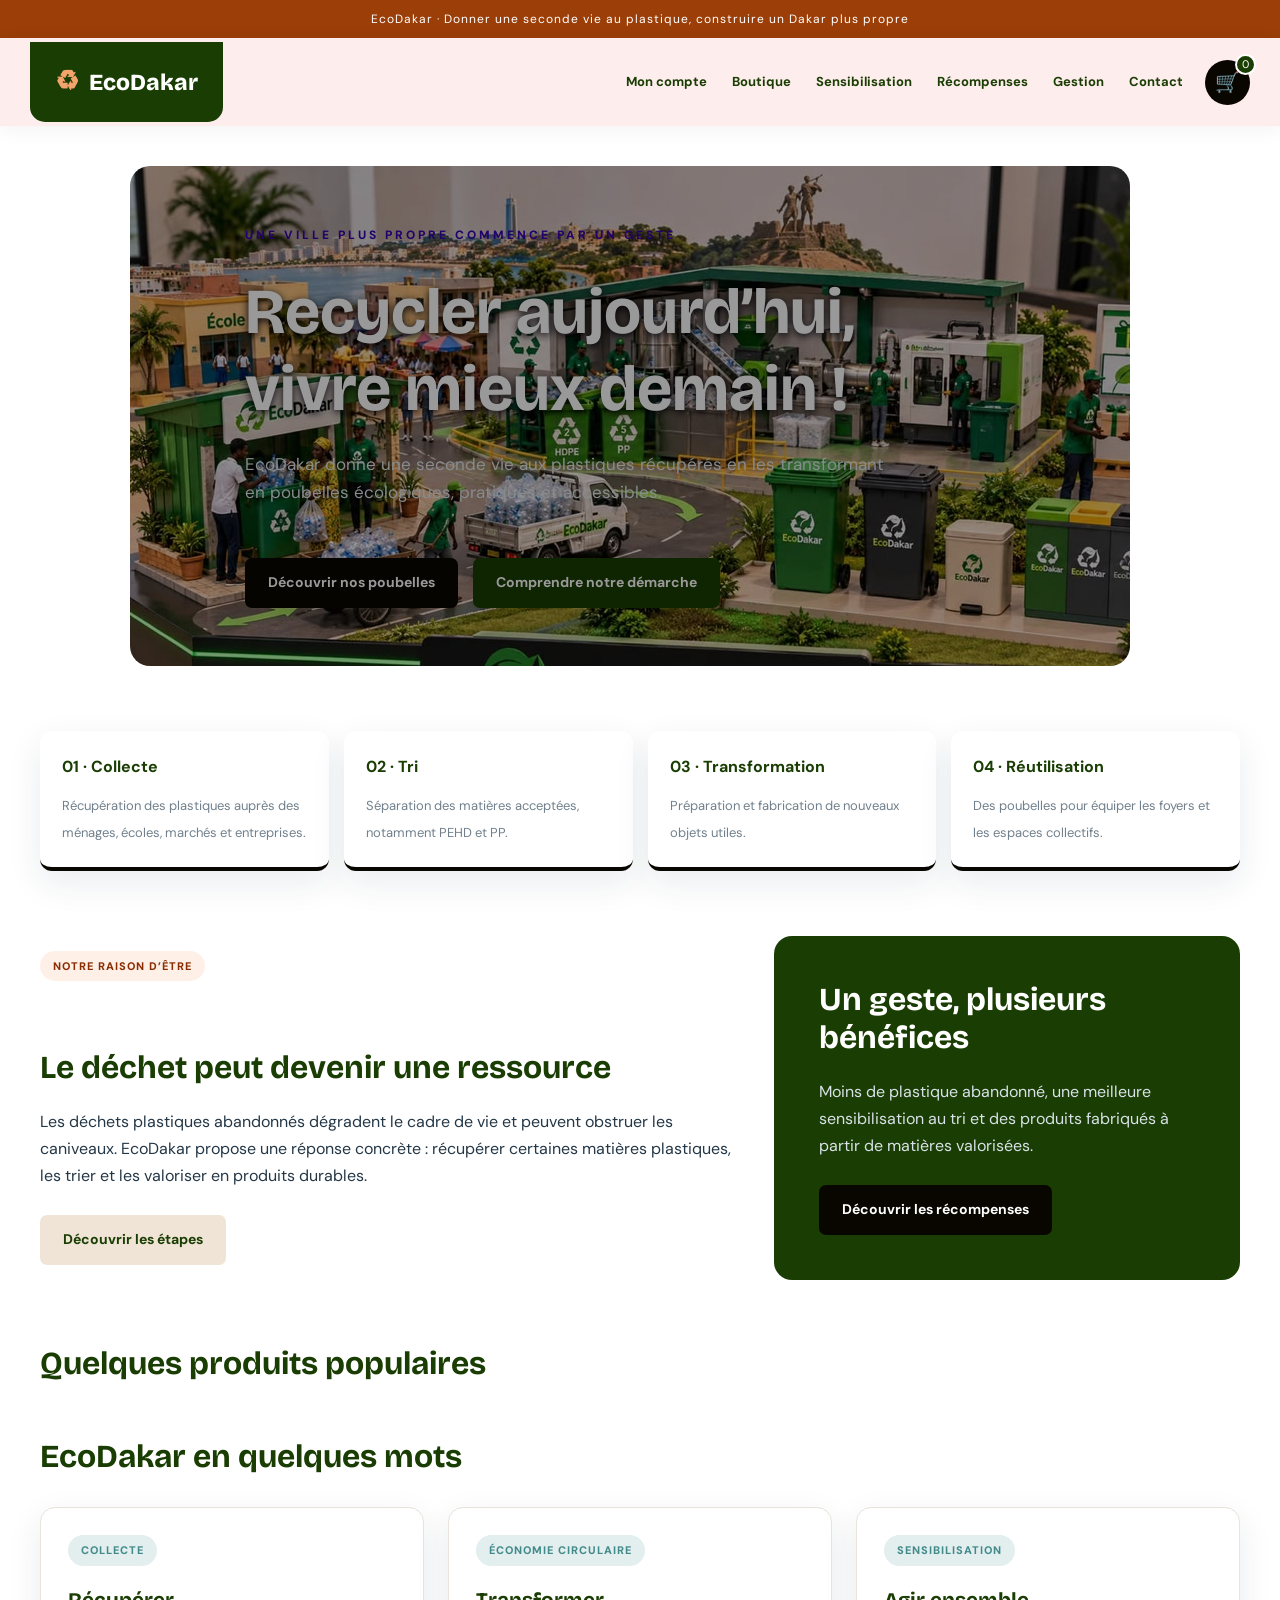
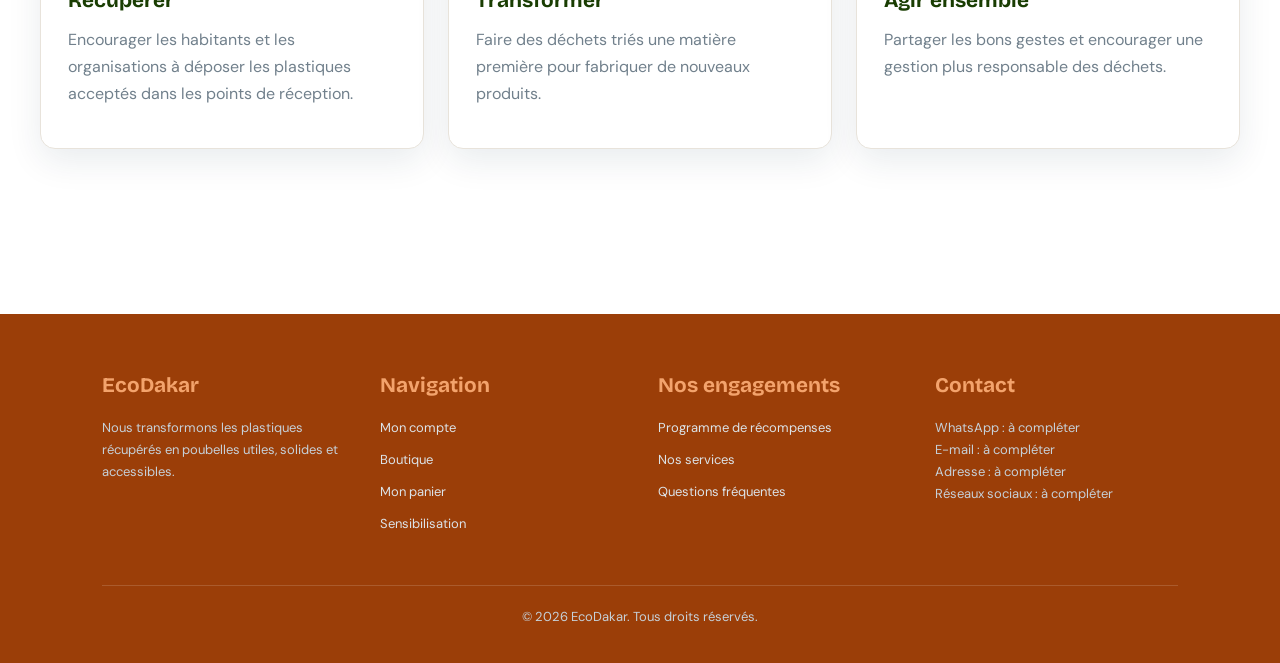
<file: index.html>
<!DOCTYPE html>
<html lang="fr">

<head>
    <meta charset="UTF-8">
    <meta name="viewport" content="width=device-width, initial-scale=1.0">
    <meta name="description" content="EcoDakar : collecte, recyclage et vente de poubelles écologiques.">

    <title>Accueil - EcoDakar</title>

    <link rel="stylesheet" href="css/style.css">
</head>

<body data-page="index">

    <div class="topline">
        EcoDakar · Donner une seconde vie au plastique, construire un Dakar plus propre
    </div>

    <header class="site-header">

        <div class="header-inner">

            <div class="brand-panel">
                <a class="logo" href="index.html">
                    <span class="logo-mark">♻</span>
                    <span>EcoDakar</span>
                </a>
            </div>

            <div class="nav-area">

                <nav>
                    <a href="compte.html">Mon compte</a>
                    <a href="boutique.html">Boutique</a>
                    <a href="sensibilisation.html">Sensibilisation</a>
                    <a href="recompenses.html">Récompenses</a>
                    <a href="gestion.html">Gestion</a>
                    <a href="contact.html">Contact</a>
                </nav>

                <a class="cart-link" href="panier.html" aria-label="Ouvrir le panier">
                    🛒
                    <span class="cart-count" id="cart-count">0</span>
                </a>

            </div>

        </div>

    </header>


    <section class="hero">

        <p class="eyebrow">
            Une ville plus propre commence par un geste
        </p>

        <h1>
            Recycler aujourd’hui,<br>
            vivre mieux demain !
        </h1>

        <p>
            EcoDakar donne une seconde vie aux plastiques récupérés
            en les transformant en poubelles écologiques,
            pratiques et accessibles.
        </p>

        <div class="hero-actions">

            <a class="btn orange" href="boutique.html">
                Découvrir nos poubelles
            </a>

            <a class="btn" href="sensibilisation.html">
                Comprendre notre démarche
            </a>

        </div>

    </section>


    <main class="wrap">

        <div class="flow">

            <div class="flow-item">
                <strong>01 · Collecte</strong>
                <span>
                    Récupération des plastiques auprès des ménages,
                    écoles, marchés et entreprises.
                </span>
            </div>

            <div class="flow-item">
                <strong>02 · Tri</strong>
                <span>
                    Séparation des matières acceptées,
                    notamment PEHD et PP.
                </span>
            </div>

            <div class="flow-item">
                <strong>03 · Transformation</strong>
                <span>
                    Préparation et fabrication de nouveaux objets utiles.
                </span>
            </div>

            <div class="flow-item">
                <strong>04 · Réutilisation</strong>
                <span>
                    Des poubelles pour équiper les foyers
                    et les espaces collectifs.
                </span>
            </div>

        </div>


        <div class="split">

            <div>

                <p class="tag orange">Notre raison d’être</p>

                <h2>Le déchet peut devenir une ressource</h2>

                <p>
                    Les déchets plastiques abandonnés dégradent
                    le cadre de vie et peuvent obstruer les caniveaux.
                    EcoDakar propose une réponse concrète :
                    récupérer certaines matières plastiques,
                    les trier et les valoriser en produits durables.
                </p>

                <a class="btn light" href="sensibilisation.html">
                    Découvrir les étapes
                </a>

            </div>


            <div class="feature-panel">

                <h2>Un geste, plusieurs bénéfices</h2>

                <p>
                    Moins de plastique abandonné, une meilleure
                    sensibilisation au tri et des produits fabriqués
                    à partir de matières valorisées.
                </p>

                <a class="btn orange" href="recompenses.html">
                    Découvrir les récompenses
                </a>

            </div>

        </div>


        <h2>Quelques produits populaires</h2>

        


        <h2>EcoDakar en quelques mots</h2>

        <div class="grid">

            <article class="card">

                <span class="tag">Collecte</span>

                <h3>Récupérer</h3>

                <p>
                    Encourager les habitants et les organisations
                    à déposer les plastiques acceptés dans les
                    points de réception.
                </p>

            </article>


            <article class="card">

                <span class="tag">Économie circulaire</span>

                <h3>Transformer</h3>

                <p>
                    Faire des déchets triés une matière première
                    pour fabriquer de nouveaux produits.
                </p>

            </article>


            <article class="card">

                <span class="tag">Sensibilisation</span>

                <h3>Agir ensemble</h3>

                <p>
                    Partager les bons gestes et encourager
                    une gestion plus responsable des déchets.
                </p>

            </article>

        </div>

    </main>


    <footer class="footer">

        <div class="footer-inner">

            <div>
                <h3>EcoDakar</h3>
                <p>
                    Nous transformons les plastiques récupérés
                    en poubelles utiles, solides et accessibles.
                </p>
            </div>

            <div>
                <h3>Navigation</h3>
                <a href="compte.html">Mon compte</a>
                <a href="boutique.html">Boutique</a>
                <a href="panier.html">Mon panier</a>
                <a href="sensibilisation.html">Sensibilisation</a>
            </div>

            <div>
                <h3>Nos engagements</h3>
                <a href="recompenses.html">Programme de récompenses</a>
                <a href="contact.html#services">Nos services</a>
                <a href="contact.html#faq">Questions fréquentes</a>
            </div>

            <div>
                <h3>Contact</h3>
                <p>
                    WhatsApp : à compléter<br>
                    E-mail : à compléter<br>
                    Adresse : à compléter<br>
                    Réseaux sociaux : à compléter
                </p>
            </div>

        </div>

        <p class="copyright">
            © 2026 EcoDakar. Tous droits réservés.
        </p>

    </footer>


    <script src="js/script.js"></script>

</body>
</html>
</file>
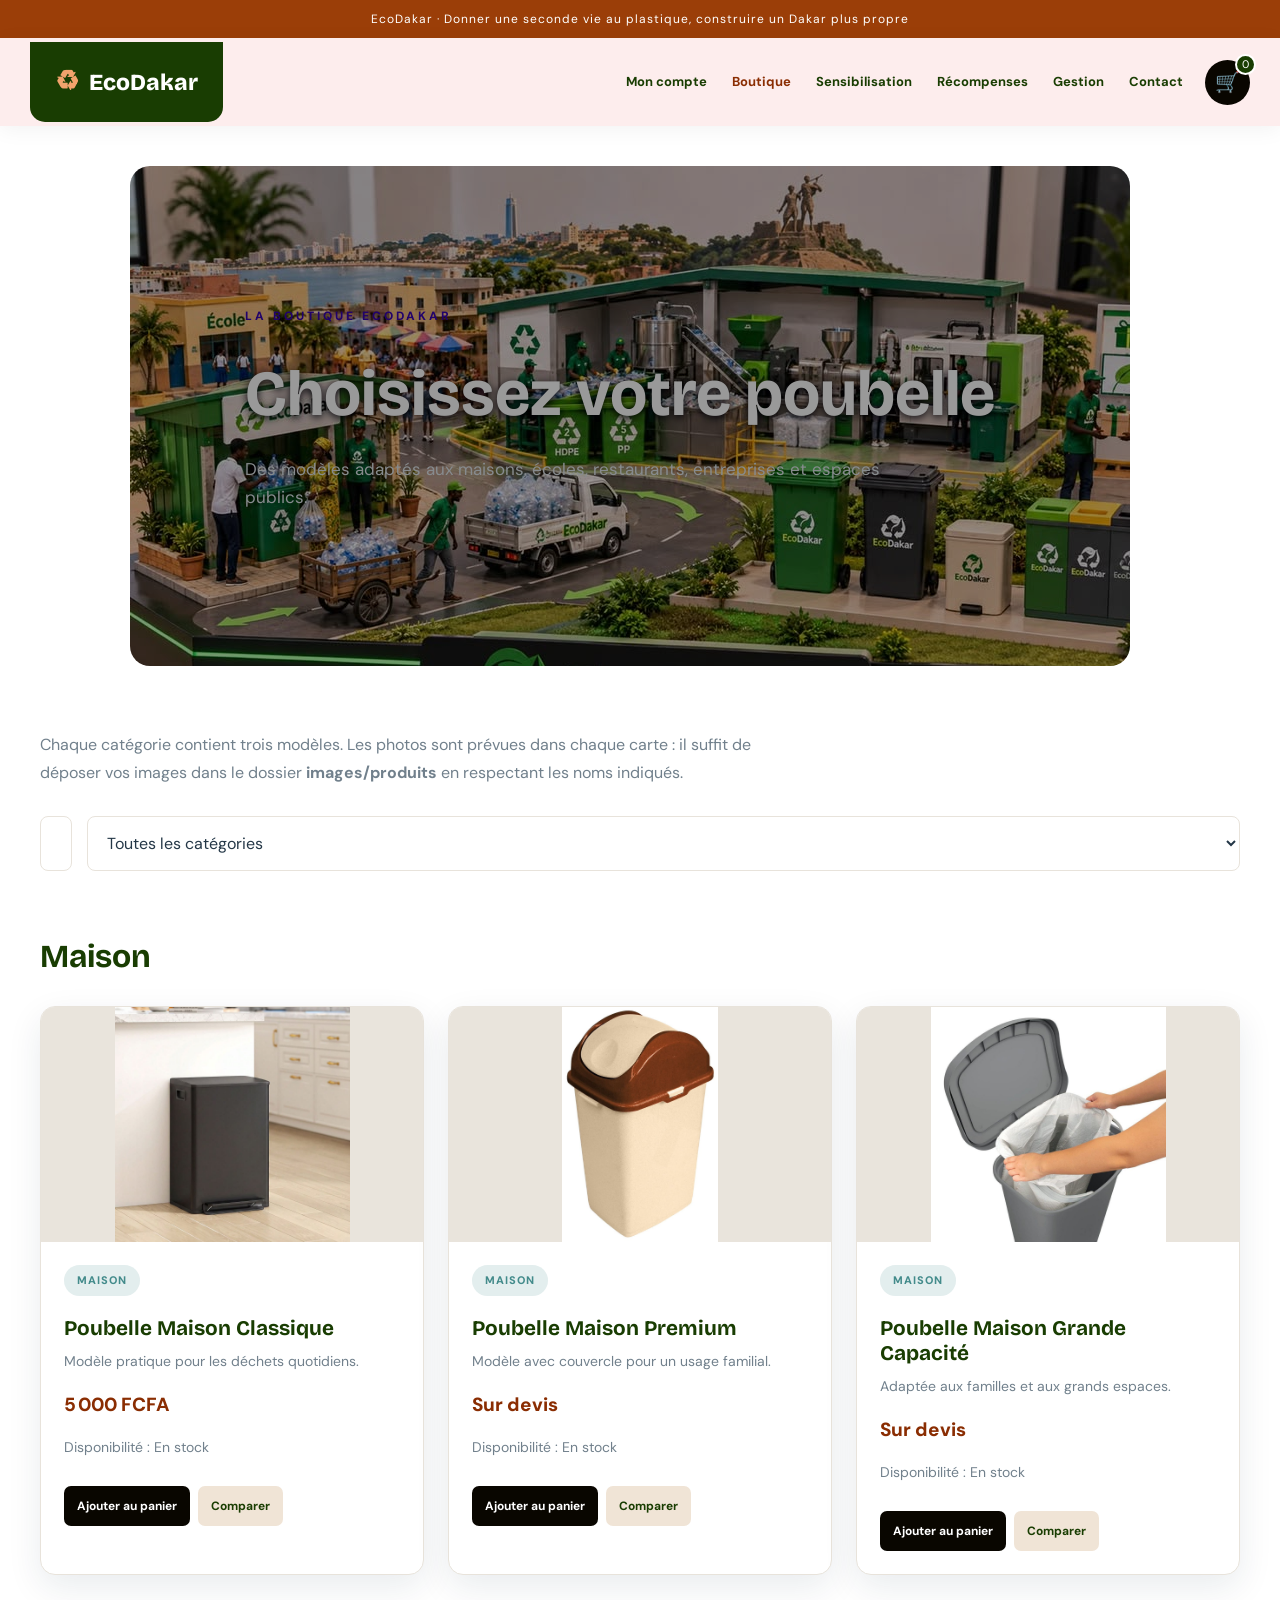
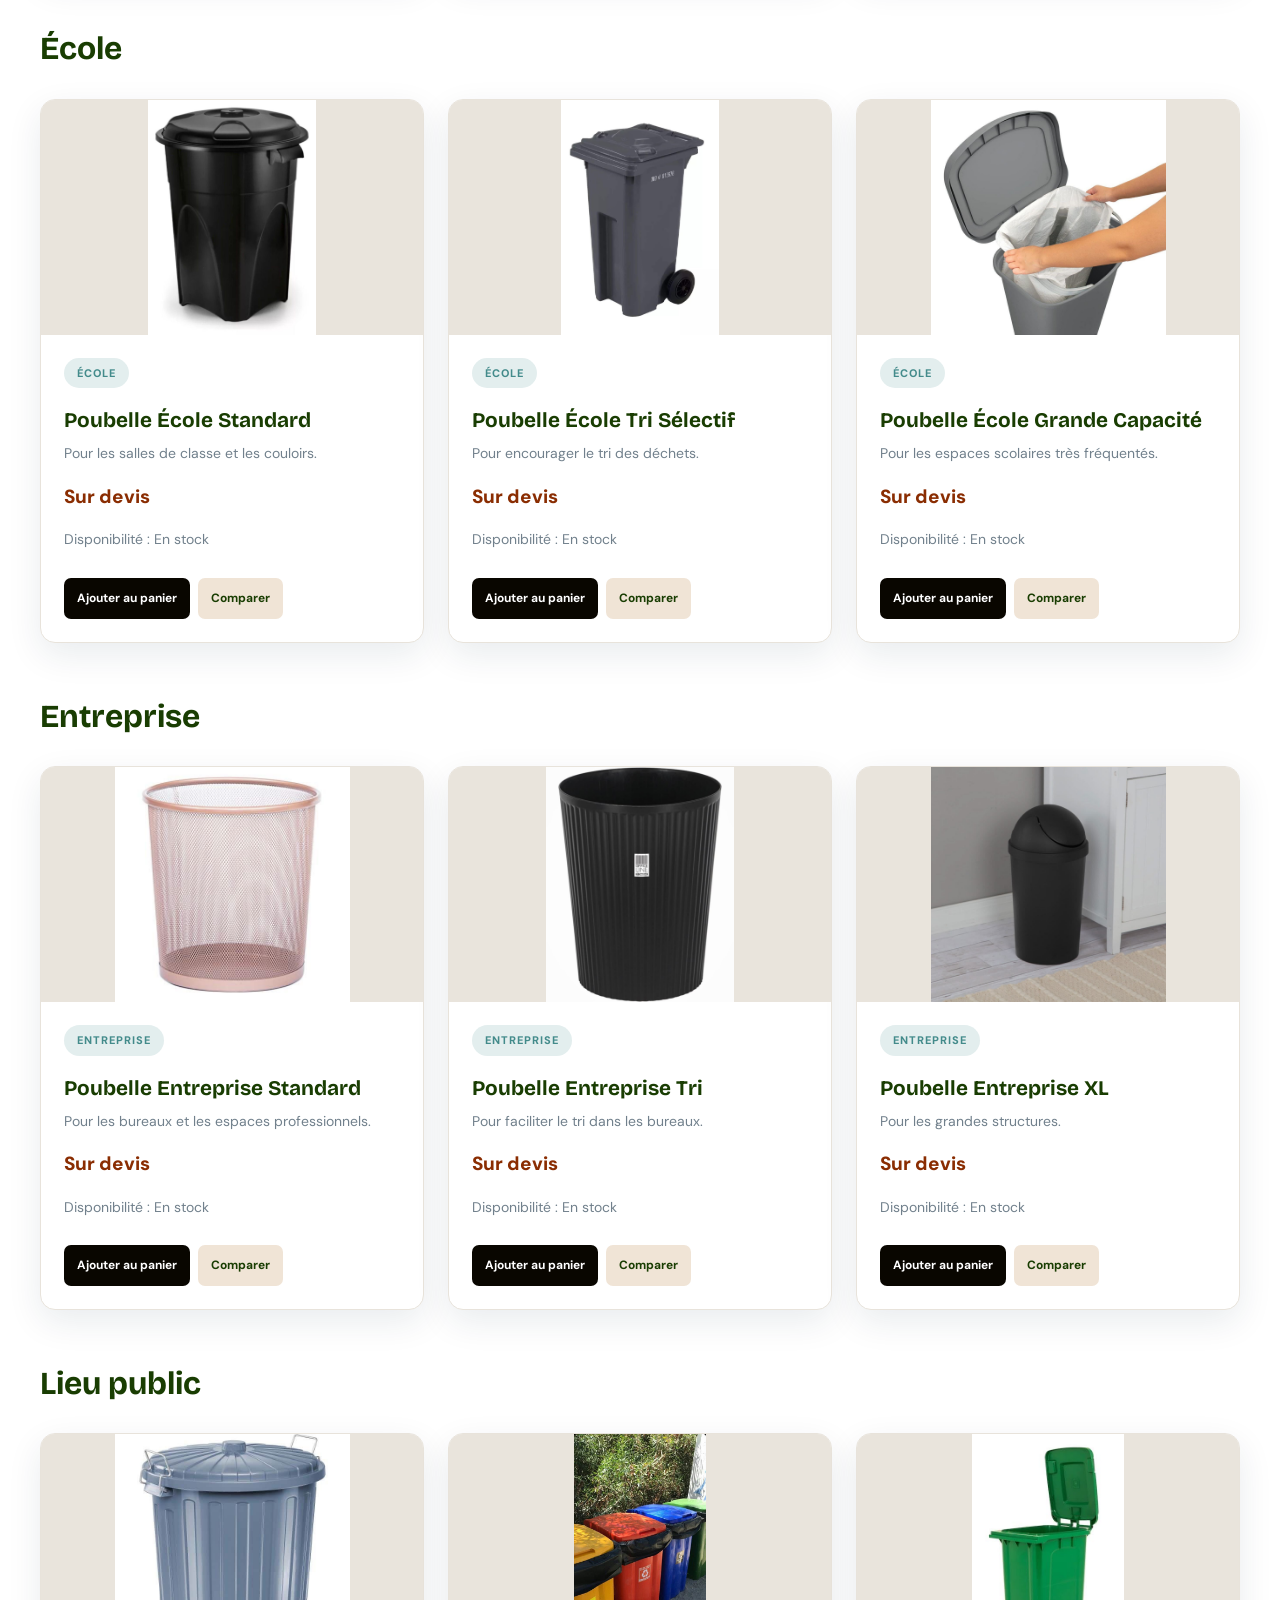
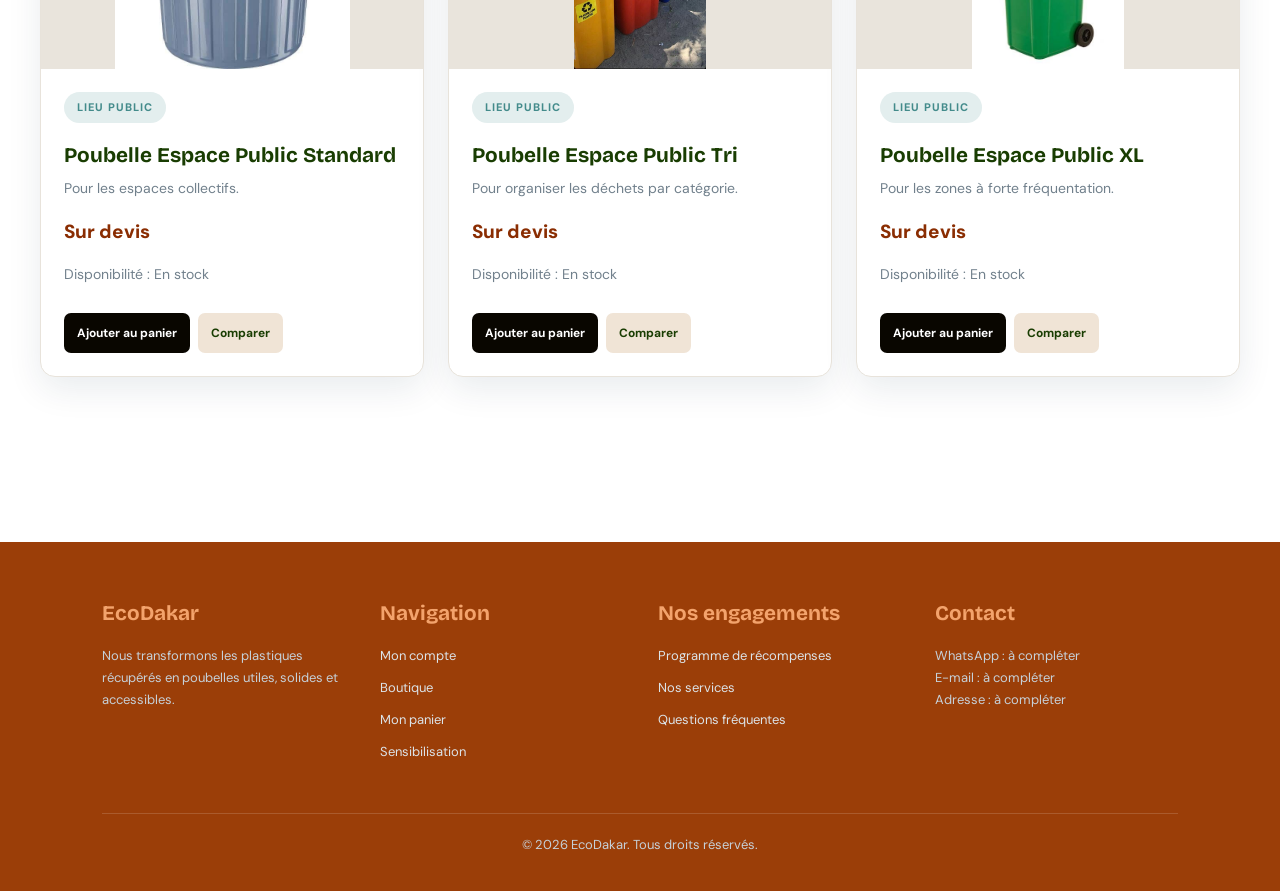
<file: boutique.html>
<!DOCTYPE html>
<html lang="fr">

<head>
    <meta charset="UTF-8">
    <meta name="viewport" content="width=device-width, initial-scale=1.0">

    <title>Boutique - EcoDakar</title>

    <link rel="stylesheet" href="css/style.css">
</head>

<body data-page="boutique">

    <div class="topline">
        EcoDakar · Donner une seconde vie au plastique, construire un Dakar plus propre
    </div>

    <header class="site-header">

        <div class="header-inner">

            <div class="brand-panel">
                <a class="logo" href="index.html">
                    <span class="logo-mark">♻</span>
                    <span>EcoDakar</span>
                </a>
            </div>

            <div class="nav-area">

                <nav>
                    <a href="compte.html">Mon compte</a>
                    <a href="boutique.html" class="active">Boutique</a>
                    <a href="sensibilisation.html">Sensibilisation</a>
                    <a href="recompenses.html">Récompenses</a>
                    <a href="gestion.html">Gestion</a>
                    <a href="contact.html">Contact</a>
                </nav>

                <a class="cart-link" href="panier.html" aria-label="Ouvrir le panier">
                    🛒
                    <span class="cart-count" id="cart-count">0</span>
                </a>

            </div>

        </div>

    </header>


    <section class="hero small">

        <p class="eyebrow">La boutique EcoDakar</p>

        <h1>Choisissez votre poubelle</h1>

        <p>
            Des modèles adaptés aux maisons, écoles, restaurants,
            entreprises et espaces publics.
        </p>

    </section>


    <main class="wrap">

        <p class="section-intro">
            Chaque catégorie contient trois modèles.
            Les photos sont prévues dans chaque carte :
            il suffit de déposer vos images dans le dossier
            <strong>images/produits</strong> en respectant les noms indiqués.
        </p>

        <div class="toolbar">

            <input
                id="search"
                type="search"
                placeholder="Rechercher un produit..."
                oninput="renderShop()"
            >

            <select id="category" onchange="renderShop()">

                <option value="">Toutes les catégories</option>

                <option>Maison
                </option>
                <option>École</option>
                <option>Restaurant</option>
                <option>Entreprise</option>
                <option>Lieu public</option>

            </select>

        </div>


        <div id="product-list"></div>

        <div id="compare-box"></div>

    </main>


    <footer class="footer">

        <div class="footer-inner">

            <div>
                <h3>EcoDakar</h3>
                <p>
                    Nous transformons les plastiques récupérés
                    en poubelles utiles, solides et accessibles.
                </p>
            </div>

            <div>
                <h3>Navigation</h3>
                <a href="compte.html">Mon compte</a>
                <a href="boutique.html">Boutique</a>
                <a href="panier.html">Mon panier</a>
                <a href="sensibilisation.html">Sensibilisation</a>
            </div>

            <div>
                <h3>Nos engagements</h3>
                <a href="recompenses.html">Programme de récompenses</a>
                <a href="contact.html#services">Nos services</a>
                <a href="contact.html#faq">Questions fréquentes</a>
            </div>

            <div>
                <h3>Contact</h3>
                <p>
                    WhatsApp : à compléter<br>
                    E-mail : à compléter<br>
                    Adresse : à compléter
                </p>
            </div>

        </div>

        <p class="copyright">
            © 2026 EcoDakar. Tous droits réservés.
        </p>

    </footer>


    <script src="js/script.js"></script>

</body>
</html>
</file>
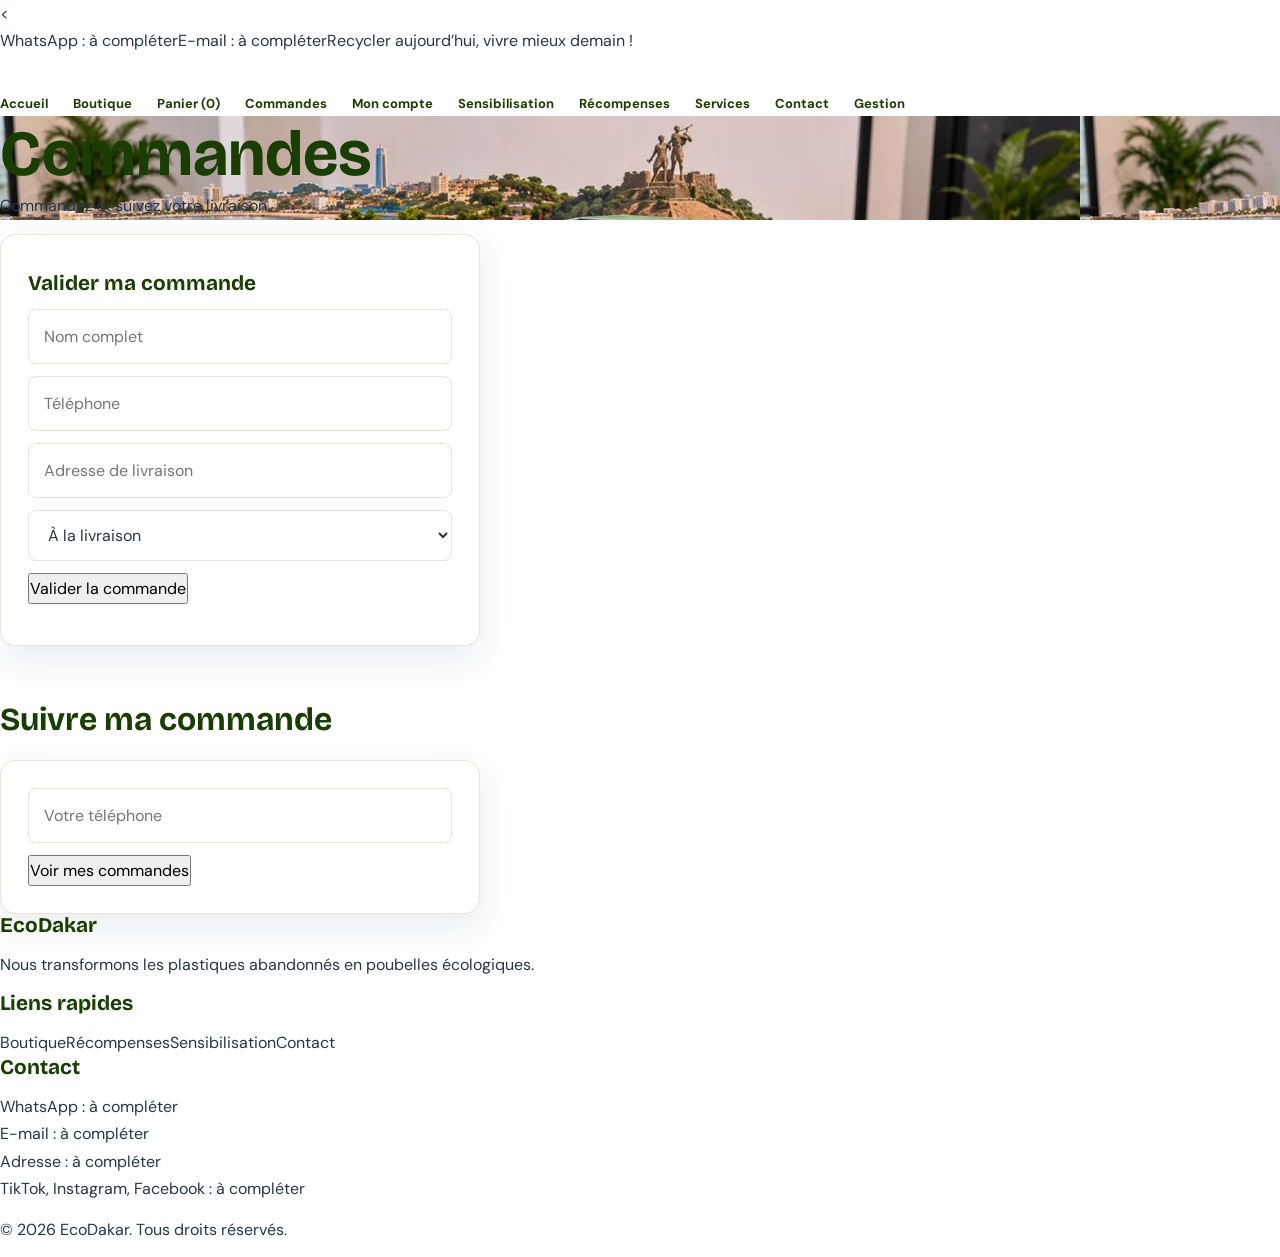
<file: commandes.html>
<<!doctype html>
<html lang="fr">
<head>
  <meta charset="utf-8">
  <meta name="viewport" content="width=device-width,initial-scale=1">
  <title>Commandes – EcoDakar</title>
  <link rel="stylesheet" href="css/style.css">
</head>
<body data-p="commandes">

<header>
  <div class="top"><span>WhatsApp : à compléter</span><span>E-mail : à compléter</span><span>Recycler aujourd’hui, vivre mieux demain !</span></div>
  <div class="bar"><a class="logo" href="index.html">♻ EcoDakar</a>
    <nav><a href="index.html">Accueil</a><a href="boutique.html">Boutique</a><a href="panier.html">Panier (<span id="cn">0</span>)</a><a class="on" href="commandes.html">Commandes</a><a href="compte.html">Mon compte</a><a href="sensibilisation.html">Sensibilisation</a><a href="recompenses.html">Récompenses</a><a href="services.html">Services</a><a href="contact.html">Contact</a><a href="gestion.html">Gestion</a></nav>
  </div>
</header>

<section class="ban" style="background-image:url('image/banniere-one.jpeg')">
  <h1>Commandes</h1>
  <p>Commandez et suivez votre livraison</p>
</section>

<main class="w">
  <div class="card" style="max-width:480px">
    <h3>Valider ma commande</h3>
    <input id="nom" placeholder="Nom complet">
    <input id="tel" placeholder="Téléphone">
    <input id="adr" placeholder="Adresse de livraison">
    <select id="pay">
      <option>À la livraison</option>
      <option>Wave</option>
      <option>Orange Money</option>
    </select>
    <button class="b" onclick="order()">Valider la commande</button>
    <p id="msg"></p>
  </div>
  <h2>Suivre ma commande</h2>
  <div class="card" style="max-width:480px">
    <input id="st" placeholder="Votre téléphone">
    <button class="b o" onclick="suivi()">Voir mes commandes</button>
    <ul id="sl"></ul>
  </div>
</main>

<footer>
  <div class="fc">
    <div><h3>EcoDakar</h3><p>Nous transformons les plastiques abandonnés en poubelles écologiques.</p></div>
    <div><h3>Liens rapides</h3><a href="boutique.html">Boutique</a><a href="recompenses.html">Récompenses</a><a href="sensibilisation.html">Sensibilisation</a><a href="contact.html">Contact</a></div>
    <div><h3>Contact</h3><p>WhatsApp : à compléter<br>E-mail : à compléter<br>Adresse : à compléter<br>TikTok, Instagram, Facebook : à compléter</p></div>
  </div>
  <p class="cr">© 2026 EcoDakar. Tous droits réservés.</p>
</footer>
<script src="js/script.js"></script>
</body>
</html>
</file>
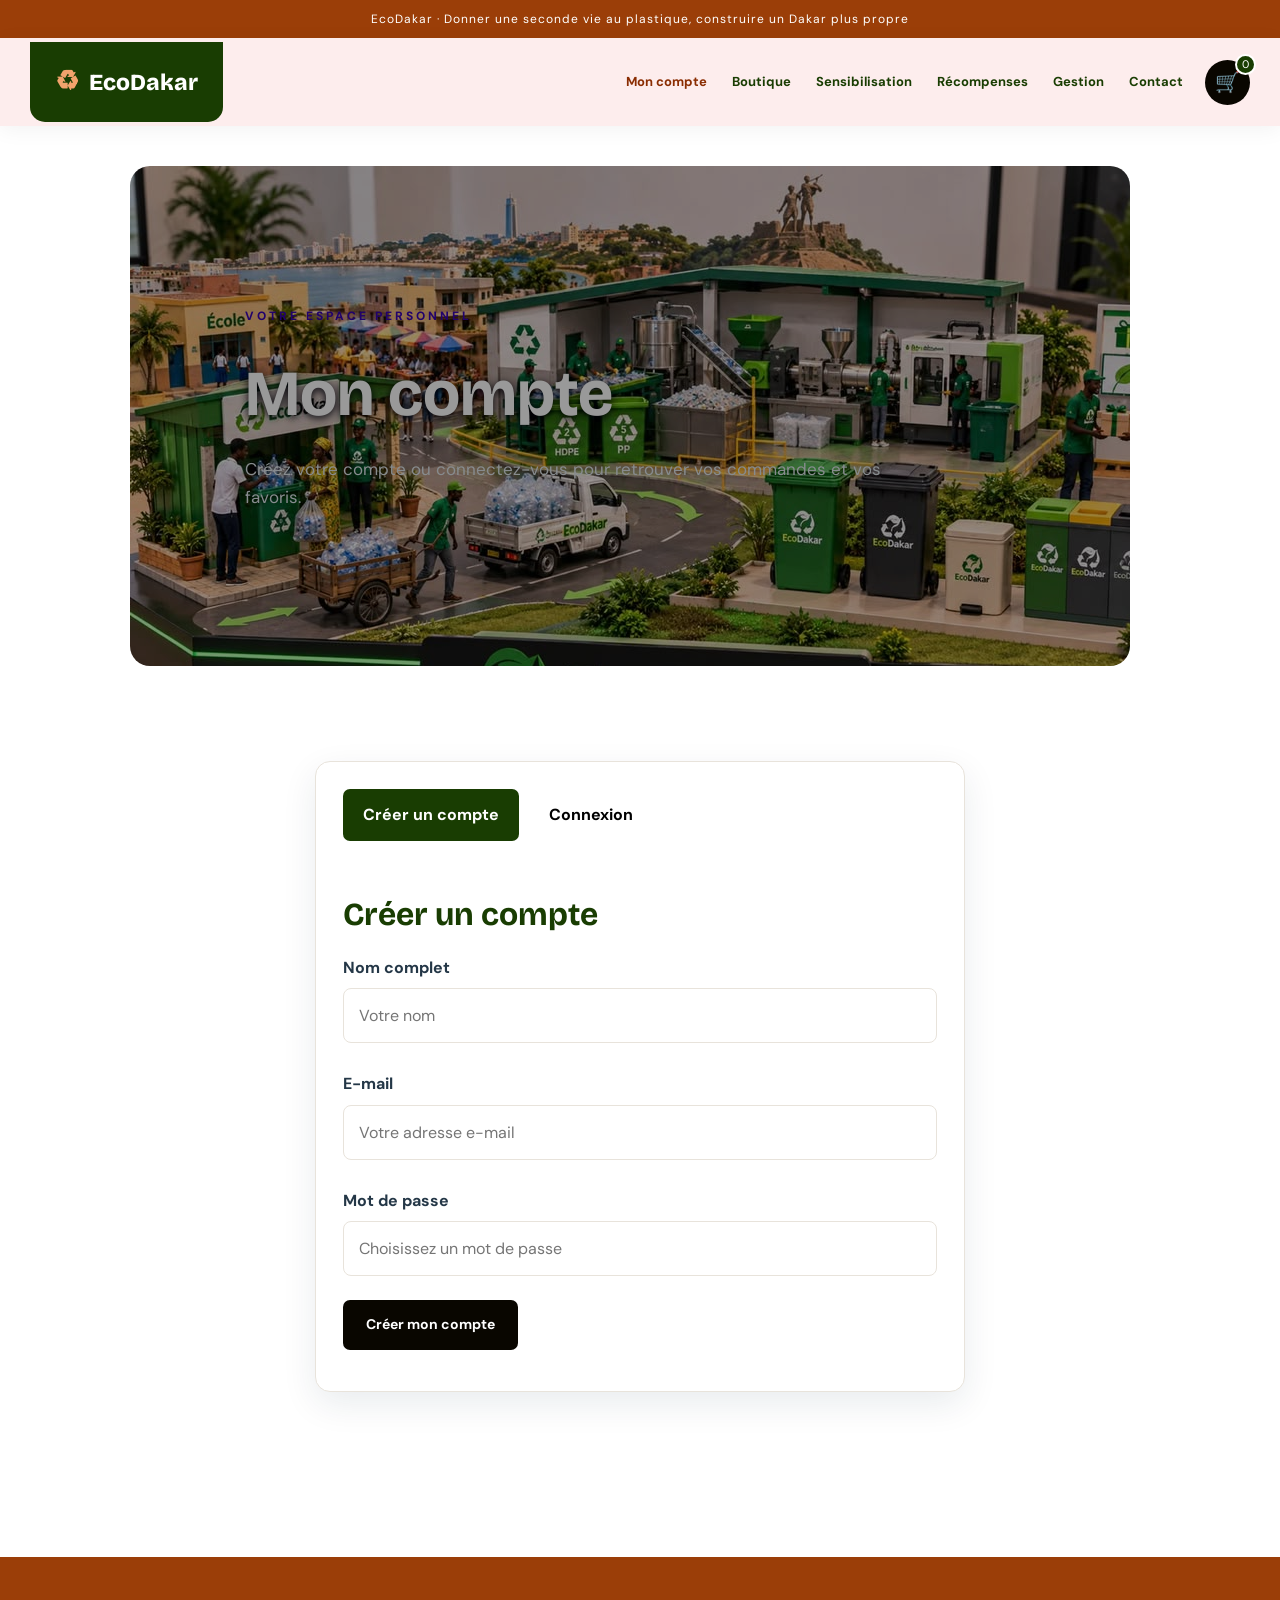
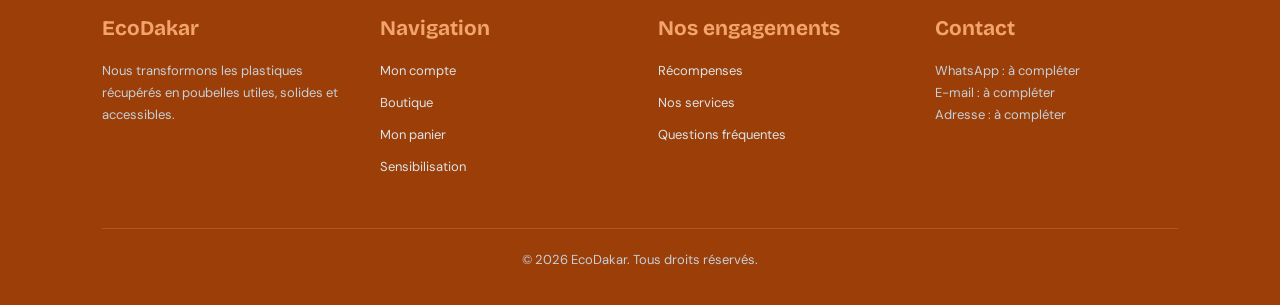
<file: compte.html>
<!DOCTYPE html>
<html lang="fr">

<head>
    <meta charset="UTF-8">
    <meta name="viewport" content="width=device-width, initial-scale=1.0">
    <title>Mon compte - EcoDakar</title>
    <link rel="stylesheet" href="css/style.css">
</head>

<body data-page="compte">

    <div class="topline">
        EcoDakar · Donner une seconde vie au plastique, construire un Dakar plus propre
    </div>

    <header class="site-header">
        <div class="header-inner">

            <div class="brand-panel">
                <a class="logo" href="index.html">
                    <span class="logo-mark">♻</span>
                    <span>EcoDakar</span>
                </a>
            </div>

            <div class="nav-area">
                <nav>
                    <a href="compte.html" class="active">Mon compte</a>
                    <a href="boutique.html">Boutique</a>
                    <a href="sensibilisation.html">Sensibilisation</a>
                    <a href="recompenses.html">Récompenses</a>
                    <a href="gestion.html">Gestion</a>
                    <a href="contact.html">Contact</a>
                </nav>

                <a class="cart-link" href="panier.html">
                    🛒 <span class="cart-count" id="cart-count">0</span>
                </a>
            </div>

        </div>
    </header>

    <section class="hero small">
        <p class="eyebrow">Votre espace personnel</p>
        <h1>Mon compte</h1>
        <p>
            Créez votre compte ou connectez-vous pour retrouver
            vos commandes et vos favoris.
        </p>
    </section>

    <main class="wrap">
        <div id="account-area"></div>
    </main>

    <footer class="footer">
        <div class="footer-inner">

            <div>
                <h3>EcoDakar</h3>
                <p>
                    Nous transformons les plastiques récupérés
                    en poubelles utiles, solides et accessibles.
                </p>
            </div>

            <div>
                <h3>Navigation</h3>
                <a href="compte.html">Mon compte</a>
                <a href="boutique.html">Boutique</a>
                <a href="panier.html">Mon panier</a>
                <a href="sensibilisation.html">Sensibilisation</a>
            </div>

            <div>
                <h3>Nos engagements</h3>
                <a href="recompenses.html">Récompenses</a>
                <a href="contact.html#services">Nos services</a>
                <a href="contact.html#faq">Questions fréquentes</a>
            </div>

            <div>
                <h3>Contact</h3>
                <p>
                    WhatsApp : à compléter<br>
                    E-mail : à compléter<br>
                    Adresse : à compléter
                </p>
            </div>

        </div>

        <p class="copyright">© 2026 EcoDakar. Tous droits réservés.</p>
    </footer>

    <script src="js/script.js"></script>

</body>
</html>
</file>
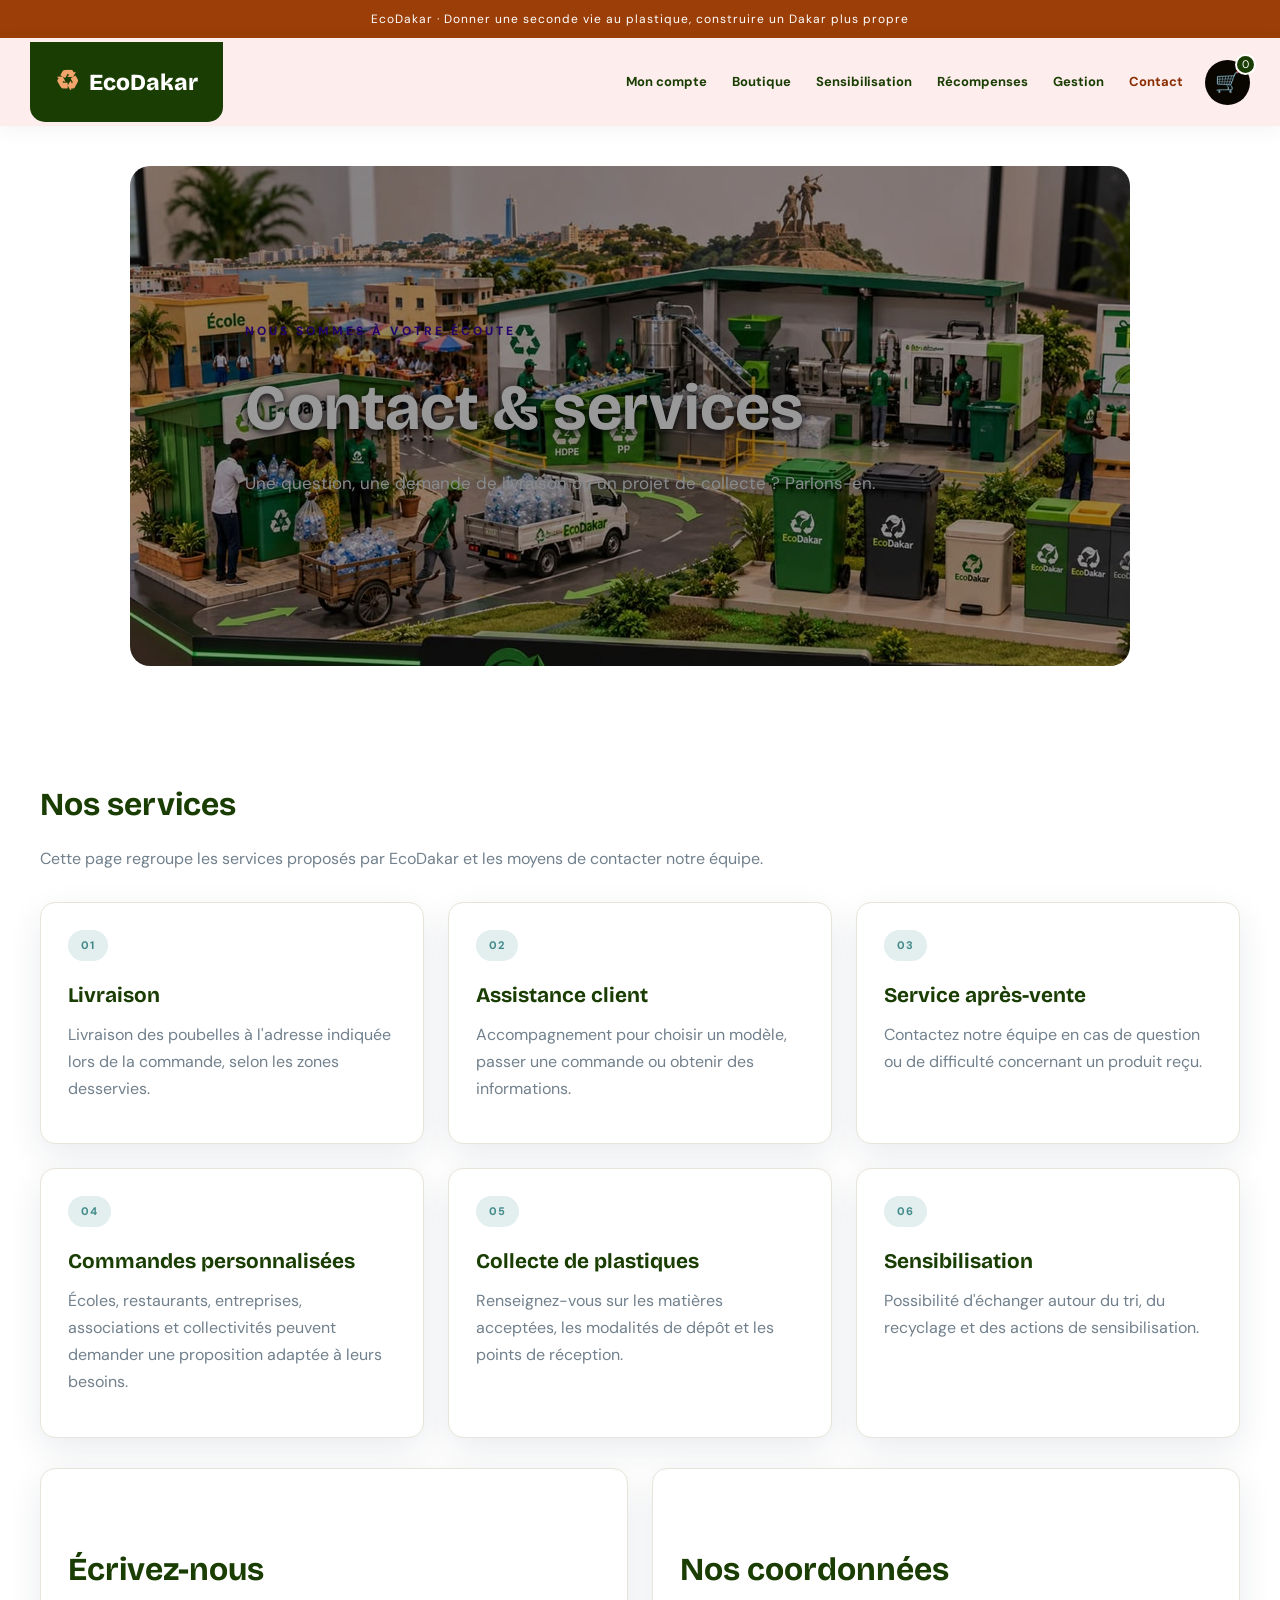
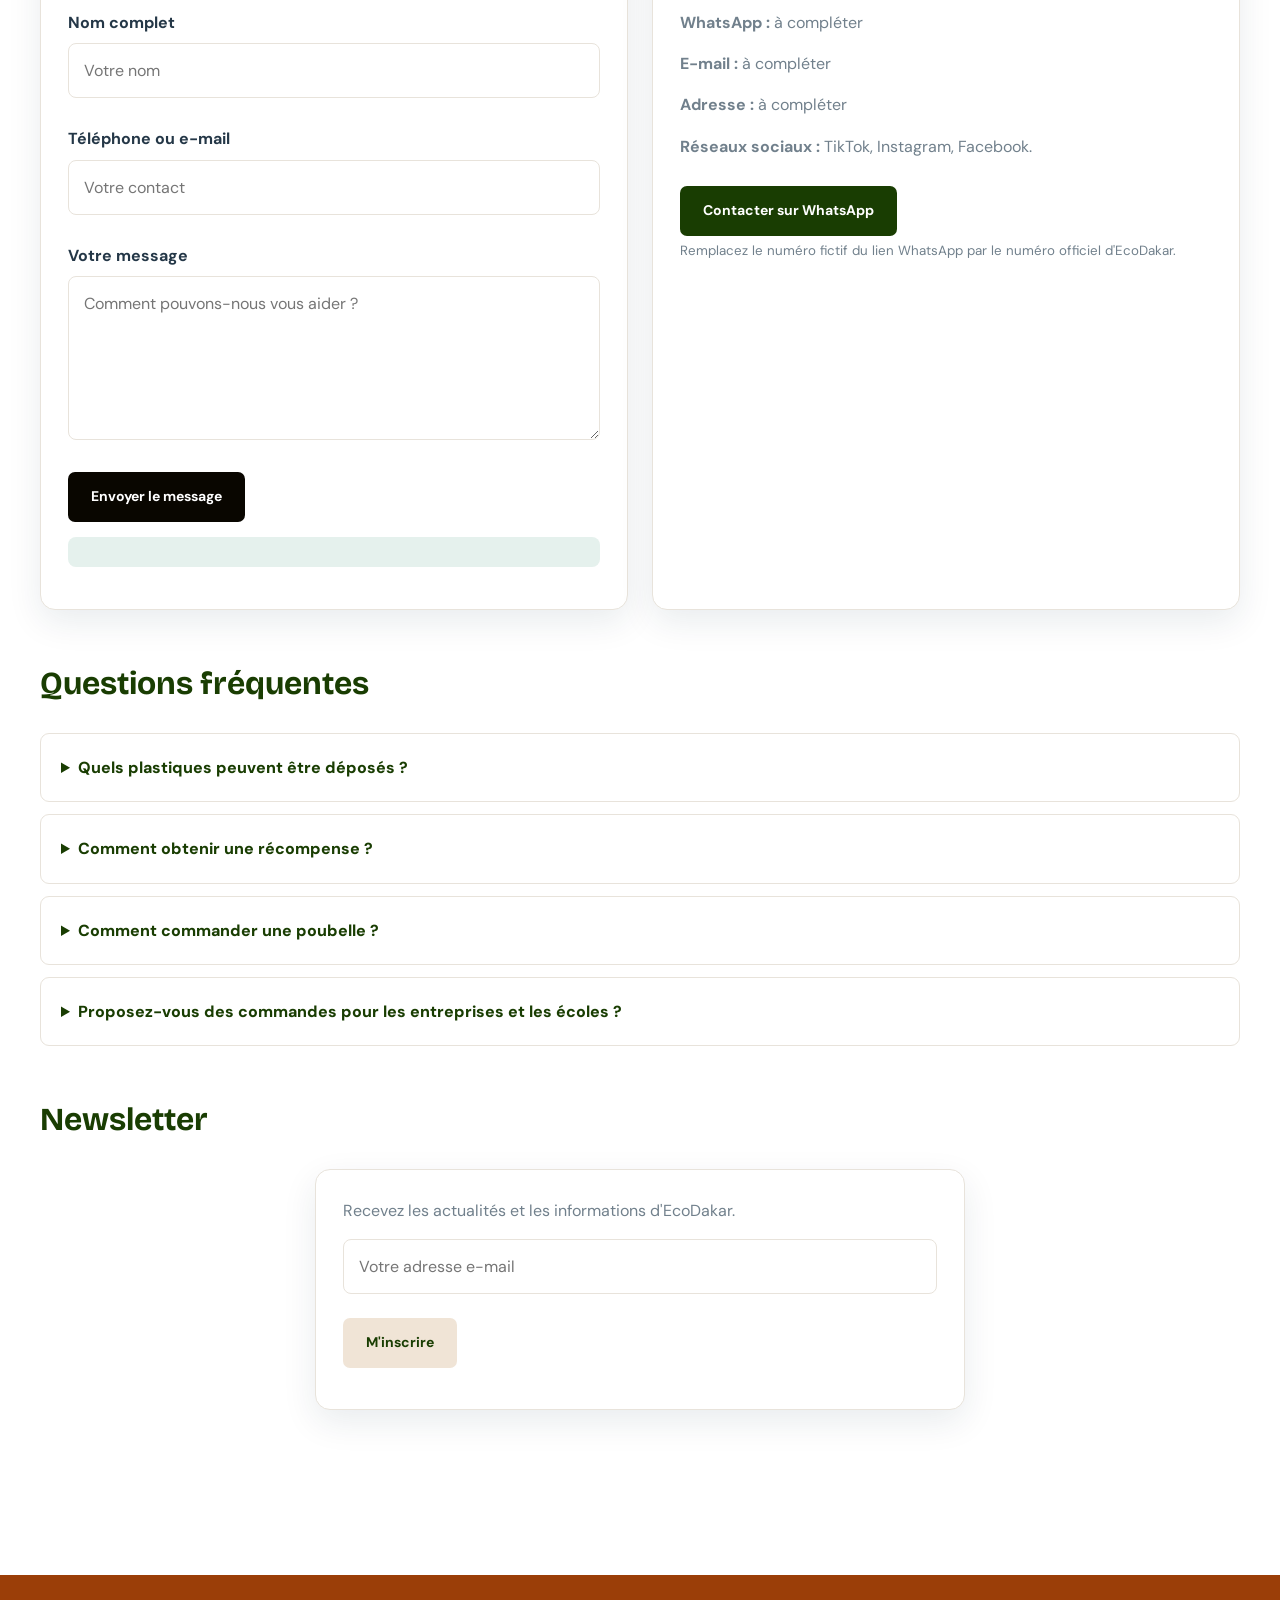
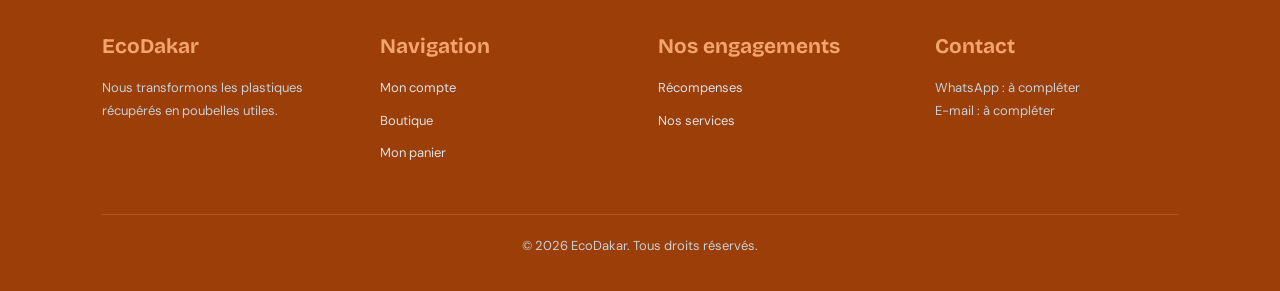
<file: contact.html>
<!DOCTYPE html>
<html lang="fr">

<head>
    <meta charset="UTF-8">
    <meta name="viewport" content="width=device-width, initial-scale=1.0">
    <title>Contact et services - EcoDakar</title>
    <link rel="stylesheet" href="css/style.css">
</head>

<body data-page="contact">

    <div class="topline">
        EcoDakar · Donner une seconde vie au plastique, construire un Dakar plus propre
    </div>

    <header class="site-header">
        <div class="header-inner">

            <div class="brand-panel">
                <a class="logo" href="index.html">
                    <span class="logo-mark">♻</span>
                    <span>EcoDakar</span>
                </a>
            </div>

            <div class="nav-area">
                <nav>
                    <a href="compte.html">Mon compte</a>
                    <a href="boutique.html">Boutique</a>
                    <a href="sensibilisation.html">Sensibilisation</a>
                    <a href="recompenses.html">Récompenses</a>
                    <a href="gestion.html">Gestion</a>
                    <a href="contact.html" class="active">Contact</a>
                </nav>

                <a class="cart-link" href="panier.html">
                    🛒 <span class="cart-count" id="cart-count">0</span>
                </a>
            </div>

        </div>
    </header>

    <section class="hero small">
        <p class="eyebrow">Nous sommes à votre écoute</p>
        <h1>Contact & services</h1>
        <p>
            Une question, une demande de livraison ou un projet
            de collecte ? Parlons-en.
        </p>
    </section>

    <main class="wrap">

        <h2 id="services">Nos services</h2>

        <p class="section-intro">
            Cette page regroupe les services proposés par EcoDakar
            et les moyens de contacter notre équipe.
        </p>

        <div class="grid">

            <article class="card">
                <span class="tag">01</span>
                <h3>Livraison</h3>
                <p>
                    Livraison des poubelles à l'adresse indiquée
                    lors de la commande, selon les zones desservies.
                </p>
            </article>

            <article class="card">
                <span class="tag">02</span>
                <h3>Assistance client</h3>
                <p>
                    Accompagnement pour choisir un modèle,
                    passer une commande ou obtenir des informations.
                </p>
            </article>

            <article class="card">
                <span class="tag">03</span>
                <h3>Service après-vente</h3>
                <p>
                    Contactez notre équipe en cas de question
                    ou de difficulté concernant un produit reçu.
                </p>
            </article>

            <article class="card">
                <span class="tag">04</span>
                <h3>Commandes personnalisées</h3>
                <p>
                    Écoles, restaurants, entreprises, associations
                    et collectivités peuvent demander une proposition
                    adaptée à leurs besoins.
                </p>
            </article>

            <article class="card">
                <span class="tag">05</span>
                <h3>Collecte de plastiques</h3>
                <p>
                    Renseignez-vous sur les matières acceptées,
                    les modalités de dépôt et les points de réception.
                </p>
            </article>

            <article class="card">
                <span class="tag">06</span>
                <h3>Sensibilisation</h3>
                <p>
                    Possibilité d'échanger autour du tri,
                    du recyclage et des actions de sensibilisation.
                </p>
            </article>

        </div>


        <section class="grid two">

            <div class="card">

                <h2>Écrivez-nous</h2>

                <label>Nom complet</label>
                <input id="contact-name" placeholder="Votre nom">

                <label>Téléphone ou e-mail</label>
                <input id="contact-detail" placeholder="Votre contact">

                <label>Votre message</label>
                <textarea
                    id="contact-message"
                    rows="5"
                    placeholder="Comment pouvons-nous vous aider ?"
                ></textarea>

                <button class="btn orange" onclick="sendContact()">
                    Envoyer le message
                </button>

                <p id="contact-result" class="notice"></p>

            </div>


            <div class="card">

                <h2>Nos coordonnées</h2>

                <p><strong>WhatsApp :</strong> à compléter</p>
                <p><strong>E-mail :</strong> à compléter</p>
                <p><strong>Adresse :</strong> à compléter</p>

                <p>
                    <strong>Réseaux sociaux :</strong>
                    TikTok, Instagram, Facebook.
                </p>

                <a class="btn" href="https://wa.me/221XXXXXXXXX">
                    Contacter sur WhatsApp
                </a>

                <p>
                    <small>
                        Remplacez le numéro fictif du lien WhatsApp
                        par le numéro officiel d'EcoDakar.
                    </small>
                </p>

            </div>

        </section>


        <h2 id="faq">Questions fréquentes</h2>

        <div class="faq">

            <details>
                <summary>Quels plastiques peuvent être déposés ?</summary>
                <p>
                    Le projet cible notamment le PEHD (n°2)
                    et le PP (n°5), sous réserve des consignes
                    communiquées par l'équipe.
                </p>
            </details>

            <details>
                <summary>Comment obtenir une récompense ?</summary>
                <p>
                    Apportez vos plastiques au point de réception.
                    Un agent les pèse et vous remet un bon
                    correspondant au palier validé.
                </p>
            </details>

            <details>
                <summary>Comment commander une poubelle ?</summary>
                <p>
                    Choisissez un produit dans la boutique,
                    ajoutez-le au panier puis remplissez les informations
                    de livraison sur la page Panier.
                </p>
            </details>

            <details>
                <summary>
                    Proposez-vous des commandes pour les entreprises et les écoles ?
                </summary>
                <p>
                    Oui, contactez-nous pour discuter de vos besoins
                    et obtenir une proposition adaptée.
                </p>
            </details>

        </div>


        <h2>Newsletter</h2>

        <div class="card form-card">

            <p>
                Recevez les actualités et les informations d'EcoDakar.
            </p>

            <input
                id="newsletter-email"
                type="email"
                placeholder="Votre adresse e-mail"
            >

            <button class="btn light" onclick="subscribe()">
                M'inscrire
            </button>

            <p id="newsletter-result" class="muted"></p>

        </div>

    </main>

    <footer class="footer">

        <div class="footer-inner">

            <div>
                <h3>EcoDakar</h3>
                <p>Nous transformons les plastiques récupérés en poubelles utiles.</p>
            </div>

            <div>
                <h3>Navigation</h3>
                <a href="compte.html">Mon compte</a>
                <a href="boutique.html">Boutique</a>
                <a href="panier.html">Mon panier</a>
            </div>

            <div>
                <h3>Nos engagements</h3>
                <a href="recompenses.html">Récompenses</a>
                <a href="contact.html#services">Nos services</a>
            </div>

            <div>
                <h3>Contact</h3>
                <p>WhatsApp : à compléter<br>E-mail : à compléter</p>
            </div>

        </div>

        <p class="copyright">© 2026 EcoDakar. Tous droits réservés.</p>

    </footer>

    <script src="js/script.js"></script>

</body>
</html>
</file>
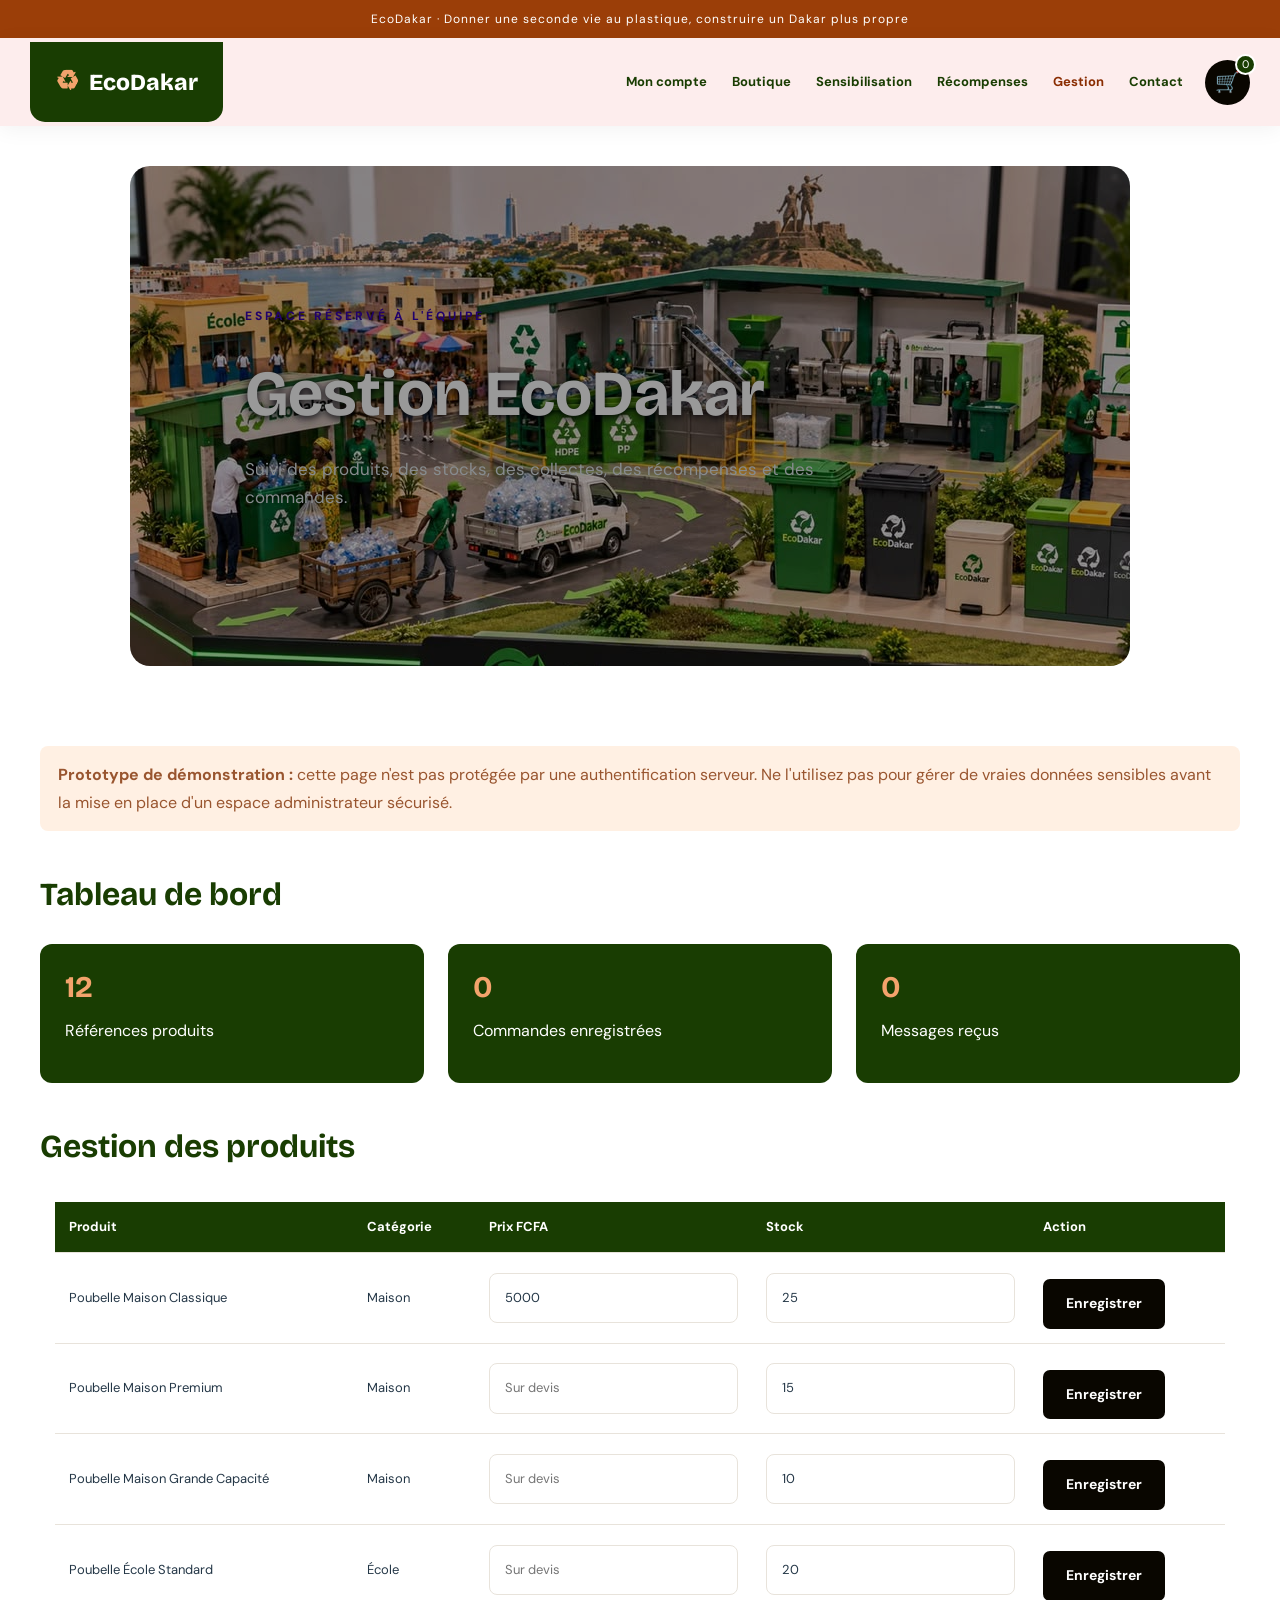
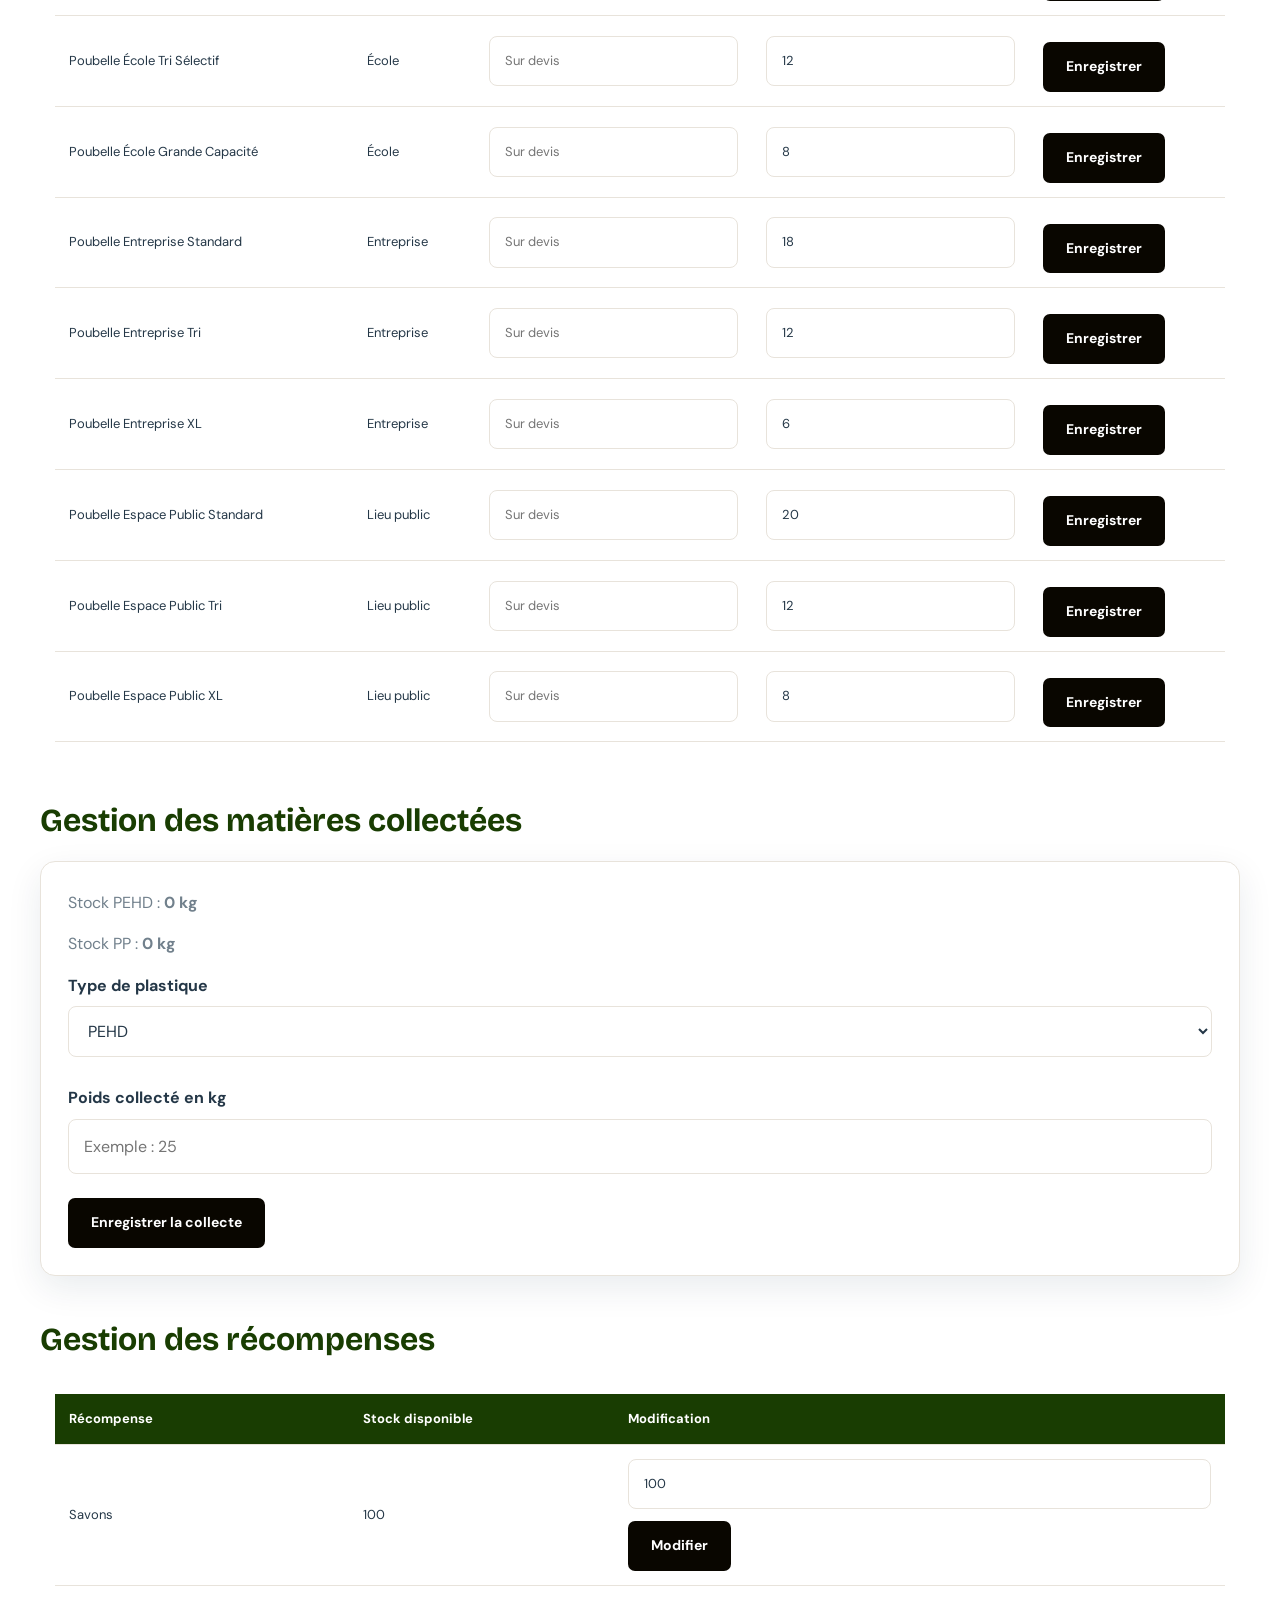
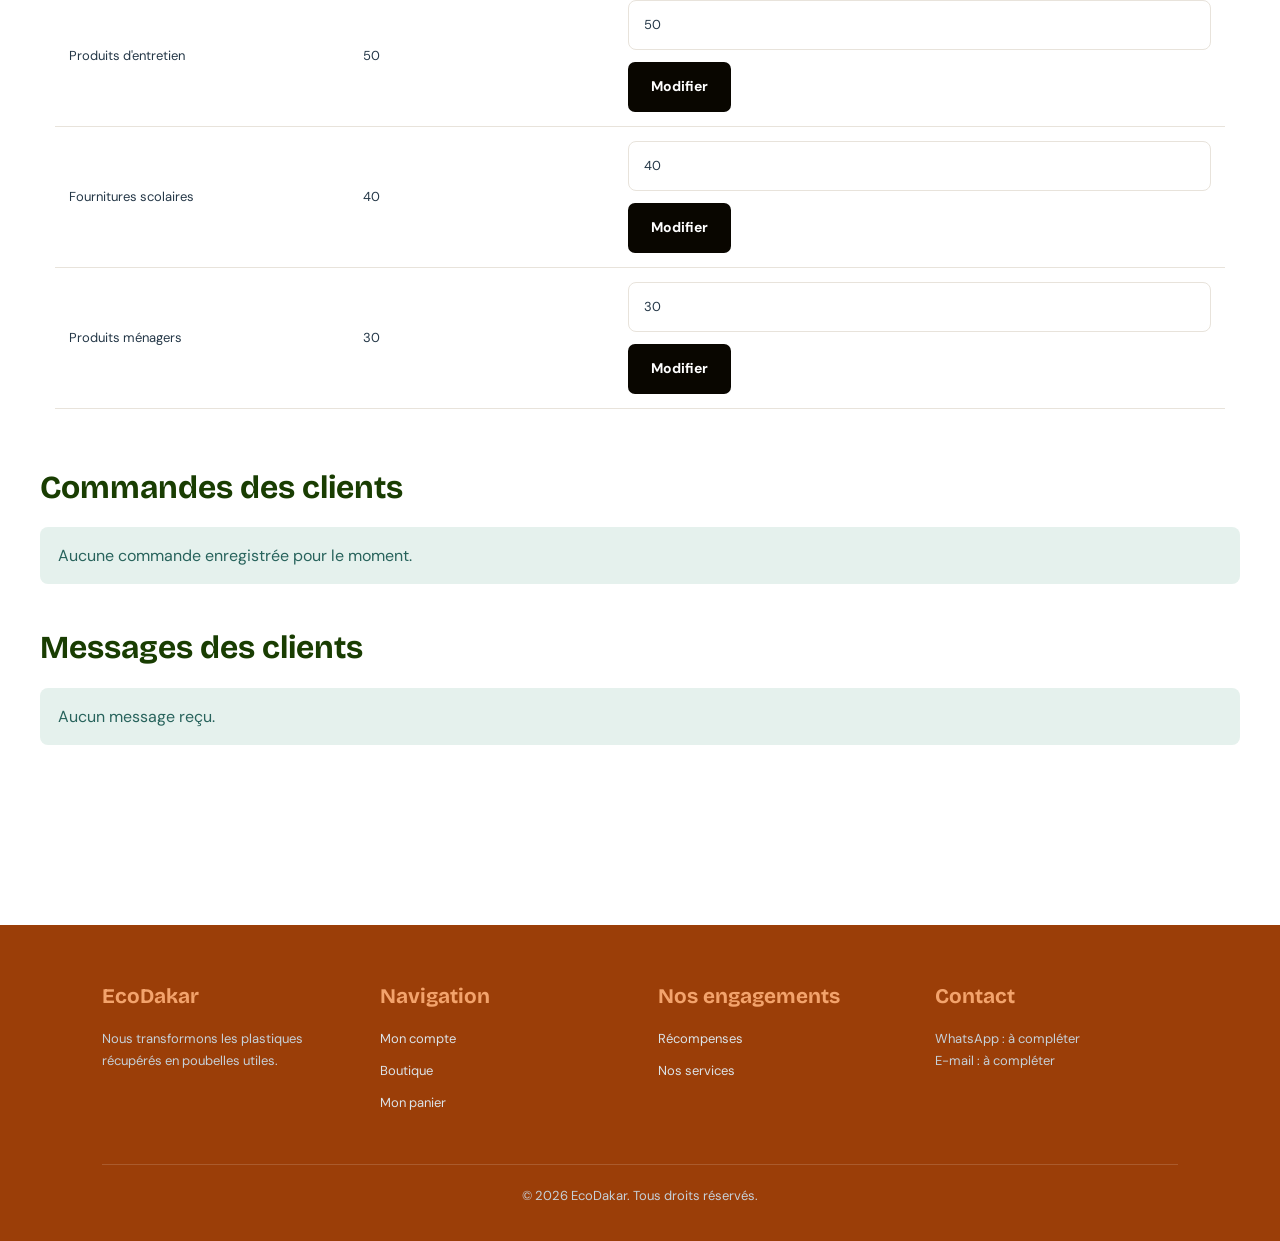
<file: gestion.html>
<!DOCTYPE html>
<html lang="fr">

<head>
    <meta charset="UTF-8">
    <meta name="viewport" content="width=device-width, initial-scale=1.0">
    <title>Gestion - EcoDakar</title>
    <link rel="stylesheet" href="css/style.css">
</head>

<body data-page="gestion">

    <div class="topline">
        EcoDakar · Donner une seconde vie au plastique, construire un Dakar plus propre
    </div>

    <header class="site-header">
        <div class="header-inner">

            <div class="brand-panel">
                <a class="logo" href="index.html">
                    <span class="logo-mark">♻</span>
                    <span>EcoDakar</span>
                </a>
            </div>

            <div class="nav-area">
                <nav>
                    <a href="compte.html">Mon compte</a>
                    <a href="boutique.html">Boutique</a>
                    <a href="sensibilisation.html">Sensibilisation</a>
                    <a href="recompenses.html">Récompenses</a>
                    <a href="gestion.html" class="active">Gestion</a>
                    <a href="contact.html">Contact</a>
                </nav>

                <a class="cart-link" href="panier.html">
                    🛒 <span class="cart-count" id="cart-count">0</span>
                </a>
            </div>

        </div>
    </header>

    <section class="hero small">
        <p class="eyebrow">Espace réservé à l'équipe</p>
        <h1>Gestion EcoDakar</h1>
        <p>
            Suivi des produits, des stocks, des collectes,
            des récompenses et des commandes.
        </p>
    </section>

    <main class="wrap">

        <div class="notice warning">
            <strong>Prototype de démonstration :</strong>
            cette page n'est pas protégée par une authentification serveur.
            Ne l'utilisez pas pour gérer de vraies données sensibles
            avant la mise en place d'un espace administrateur sécurisé.
        </div>

        <div id="management-area"></div>

    </main>

    <footer class="footer">

        <div class="footer-inner">

            <div>
                <h3>EcoDakar</h3>
                <p>Nous transformons les plastiques récupérés en poubelles utiles.</p>
            </div>

            <div>
                <h3>Navigation</h3>
                <a href="compte.html">Mon compte</a>
                <a href="boutique.html">Boutique</a>
                <a href="panier.html">Mon panier</a>
            </div>

            <div>
                <h3>Nos engagements</h3>
                <a href="recompenses.html">Récompenses</a>
                <a href="contact.html#services">Nos services</a>
            </div>

            <div>
                <h3>Contact</h3>
                <p>WhatsApp : à compléter<br>E-mail : à compléter</p>
            </div>

        </div>

        <p class="copyright">© 2026 EcoDakar. Tous droits réservés.</p>

    </footer>

    <script src="js/script.js"></script>

</body>
</html>
</file>
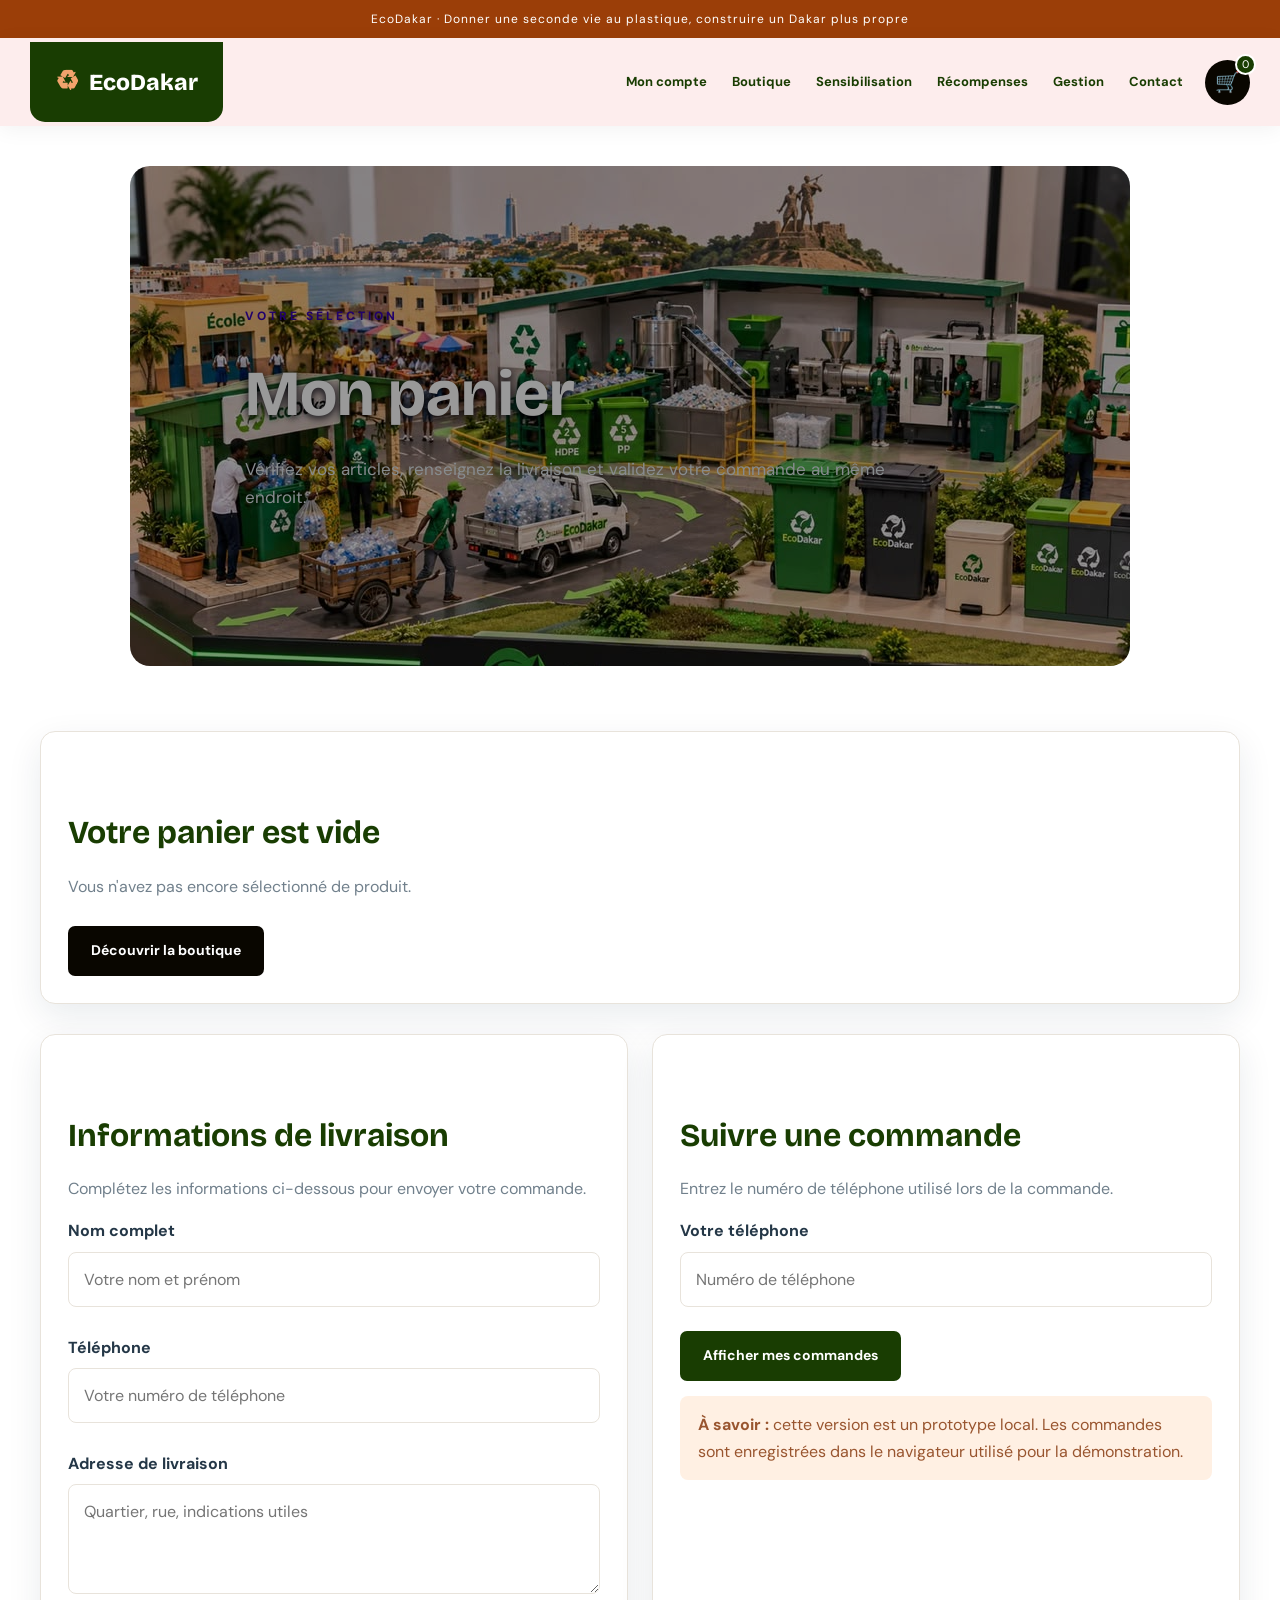
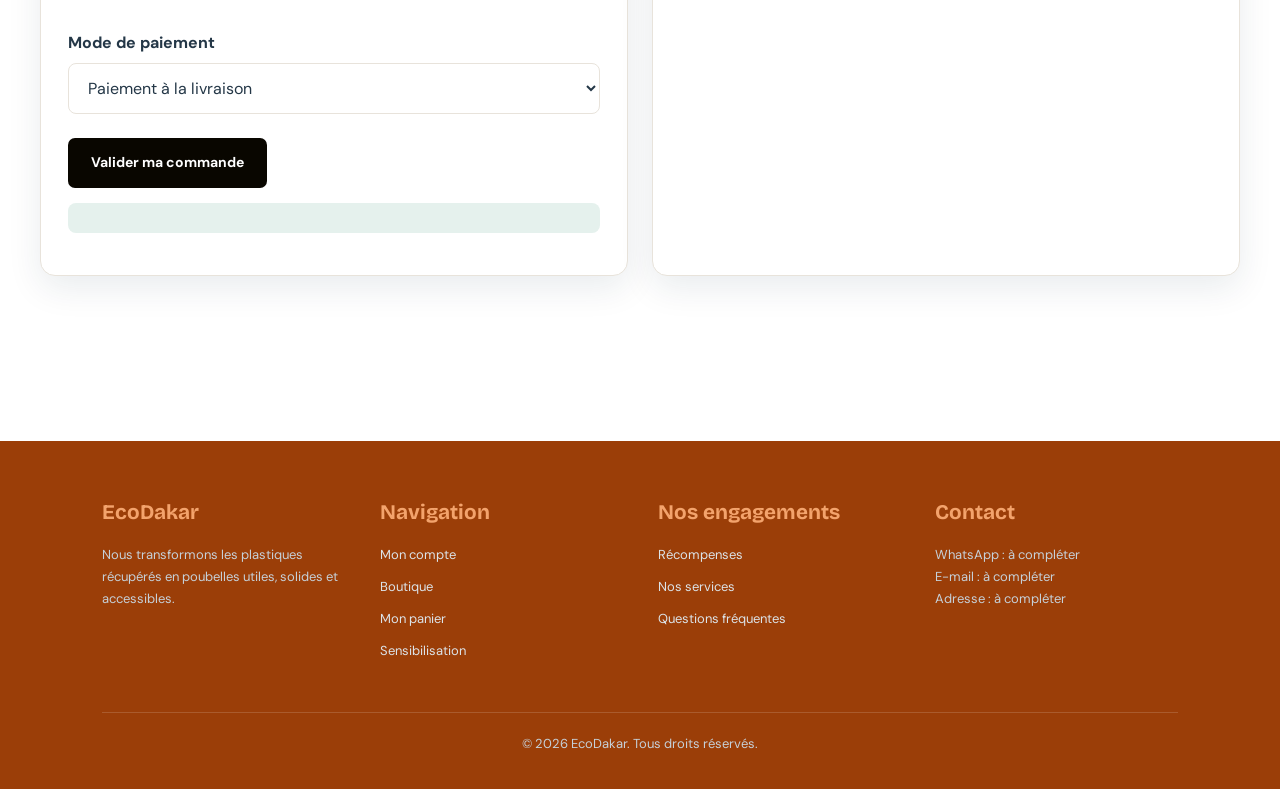
<file: panier.html>
<!DOCTYPE html>
<html lang="fr">

<head>
    <meta charset="UTF-8">
    <meta name="viewport" content="width=device-width, initial-scale=1.0">
    <title>Panier et commandes - EcoDakar</title>
    <link rel="stylesheet" href="css/style.css">
</head>

<body data-page="panier">

    <div class="topline">
        EcoDakar · Donner une seconde vie au plastique, construire un Dakar plus propre
    </div>

    <header class="site-header">
        <div class="header-inner">

            <div class="brand-panel">
                <a class="logo" href="index.html">
                    <span class="logo-mark">♻</span>
                    <span>EcoDakar</span>
                </a>
            </div>

            <div class="nav-area">
                <nav>
                    <a href="compte.html">Mon compte</a>
                    <a href="boutique.html">Boutique</a>
                    <a href="sensibilisation.html">Sensibilisation</a>
                    <a href="recompenses.html">Récompenses</a>
                    <a href="gestion.html">Gestion</a>
                    <a href="contact.html">Contact</a>
                </nav>

                <a class="cart-link" href="panier.html">
                    🛒 <span class="cart-count" id="cart-count">0</span>
                </a>
            </div>

        </div>
    </header>

    <section class="hero small">
        <p class="eyebrow">Votre sélection</p>
        <h1>Mon panier</h1>
        <p>
            Vérifiez vos articles, renseignez la livraison
            et validez votre commande au même endroit.
        </p>
    </section>

    <main class="wrap">

        <div id="cart-area"></div>

        <section class="grid two">

            <div class="card">

                <h2>Informations de livraison</h2>

                <p class="muted">
                    Complétez les informations ci-dessous
                    pour envoyer votre commande.
                </p>

                <label>Nom complet</label>
                <input
                    id="order-name"
                    type="text"
                    placeholder="Votre nom et prénom"
                >

                <label>Téléphone</label>
                <input
                    id="order-phone"
                    type="tel"
                    placeholder="Votre numéro de téléphone"
                >

                <label>Adresse de livraison</label>
                <textarea
                    id="order-address"
                    rows="3"
                    placeholder="Quartier, rue, indications utiles"
                ></textarea>

                <label>Mode de paiement</label>

                <select id="payment">
                    <option>Paiement à la livraison</option>
                    <option>Wave (à confirmer avec EcoDakar)</option>
                    <option>Orange Money (à confirmer avec EcoDakar)</option>
                </select>

                <button class="btn orange" onclick="placeOrder()">
                    Valider ma commande
                </button>

                <p id="order-message" class="notice"></p>

            </div>


            <div class="card">

                <h2>Suivre une commande</h2>

                <p class="muted">
                    Entrez le numéro de téléphone utilisé lors de la commande.
                </p>

                <label>Votre téléphone</label>

                <input
                    id="track-phone"
                    type="tel"
                    placeholder="Numéro de téléphone"
                >

                <button class="btn" onclick="trackOrders()">
                    Afficher mes commandes
                </button>

                <div id="tracking-results"></div>

                <div class="notice warning">
                    <strong>À savoir :</strong>
                    cette version est un prototype local.
                    Les commandes sont enregistrées dans le navigateur
                    utilisé pour la démonstration.
                </div>

            </div>

        </section>

    </main>

    <footer class="footer">

        <div class="footer-inner">

            <div>
                <h3>EcoDakar</h3>
                <p>
                    Nous transformons les plastiques récupérés
                    en poubelles utiles, solides et accessibles.
                </p>
            </div>

            <div>
                <h3>Navigation</h3>
                <a href="compte.html">Mon compte</a>
                <a href="boutique.html">Boutique</a>
                <a href="panier.html">Mon panier</a>
                <a href="sensibilisation.html">Sensibilisation</a>
            </div>

            <div>
                <h3>Nos engagements</h3>
                <a href="recompenses.html">Récompenses</a>
                <a href="contact.html#services">Nos services</a>
                <a href="contact.html#faq">Questions fréquentes</a>
            </div>

            <div>
                <h3>Contact</h3>
                <p>
                    WhatsApp : à compléter<br>
                    E-mail : à compléter<br>
                    Adresse : à compléter
                </p>
            </div>

        </div>

        <p class="copyright">© 2026 EcoDakar. Tous droits réservés.</p>

    </footer>

    <script src="js/script.js"></script>

</body>
</html>
</file>
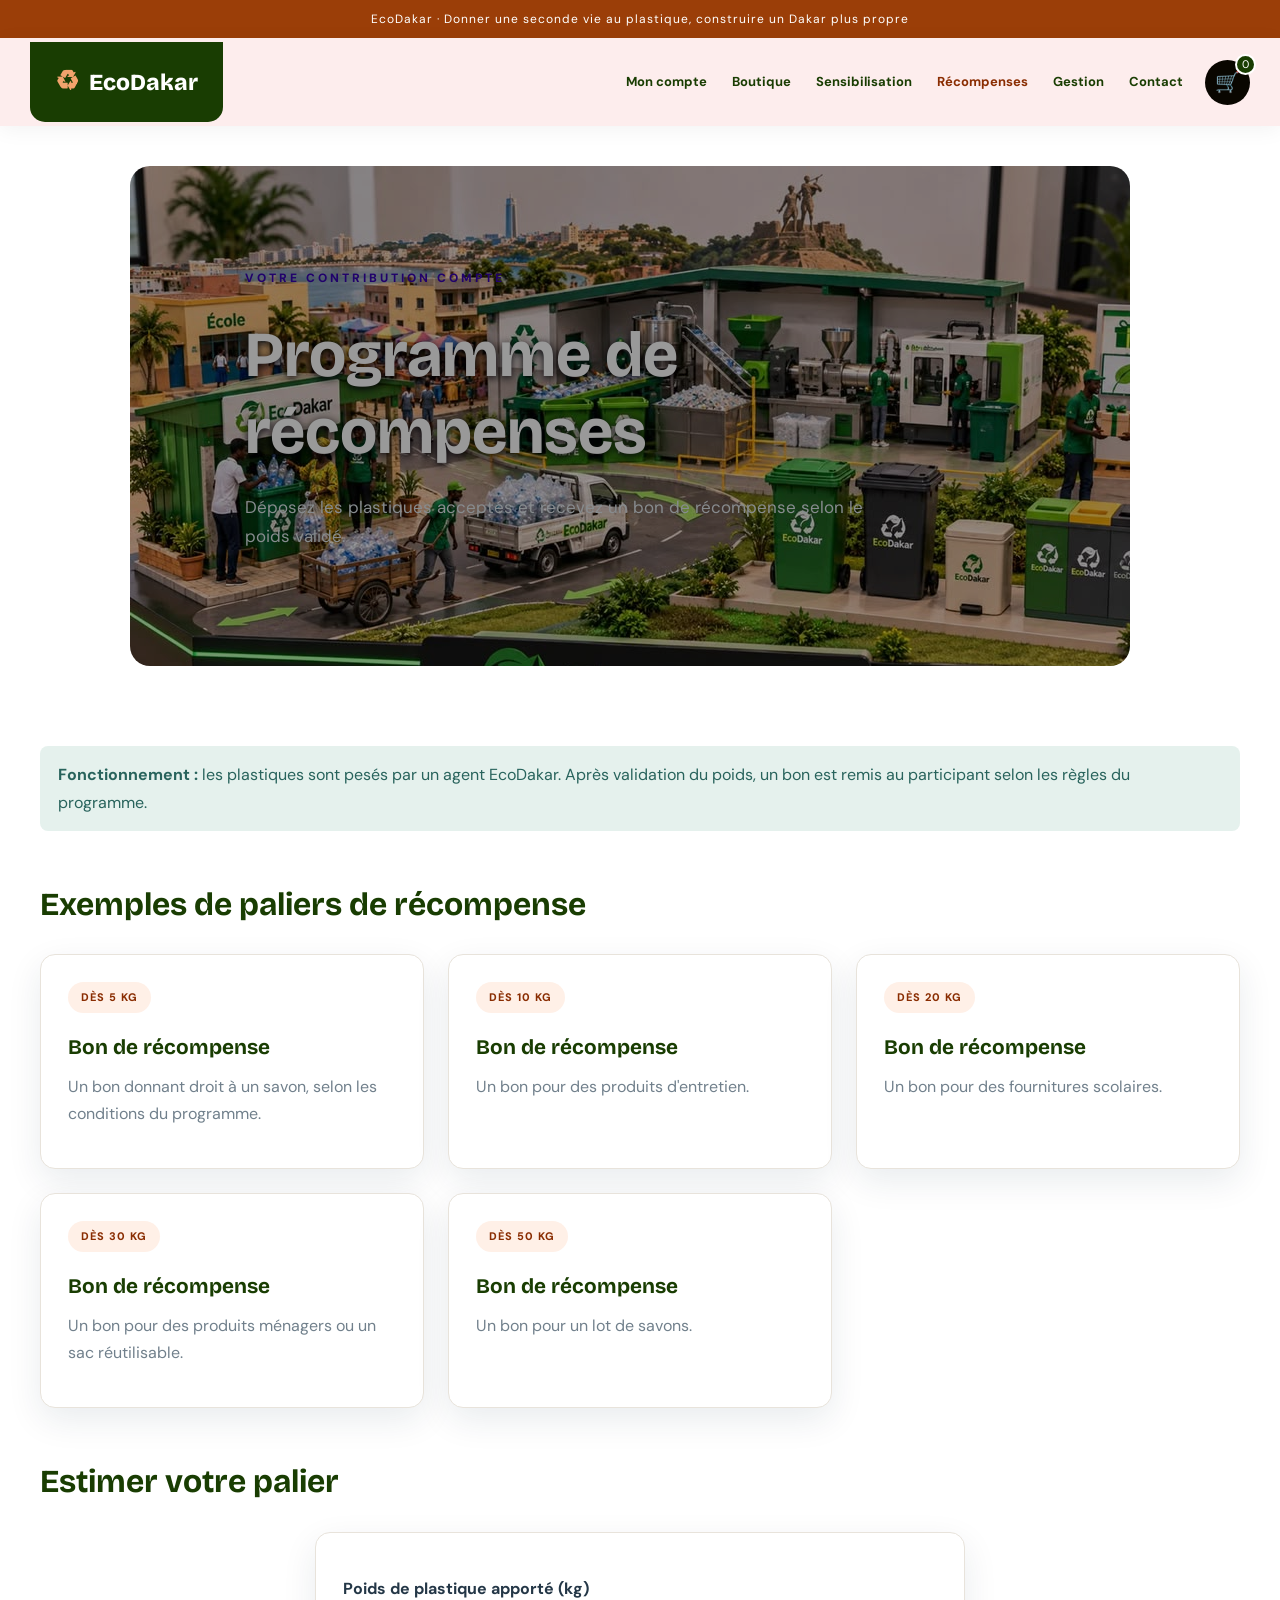
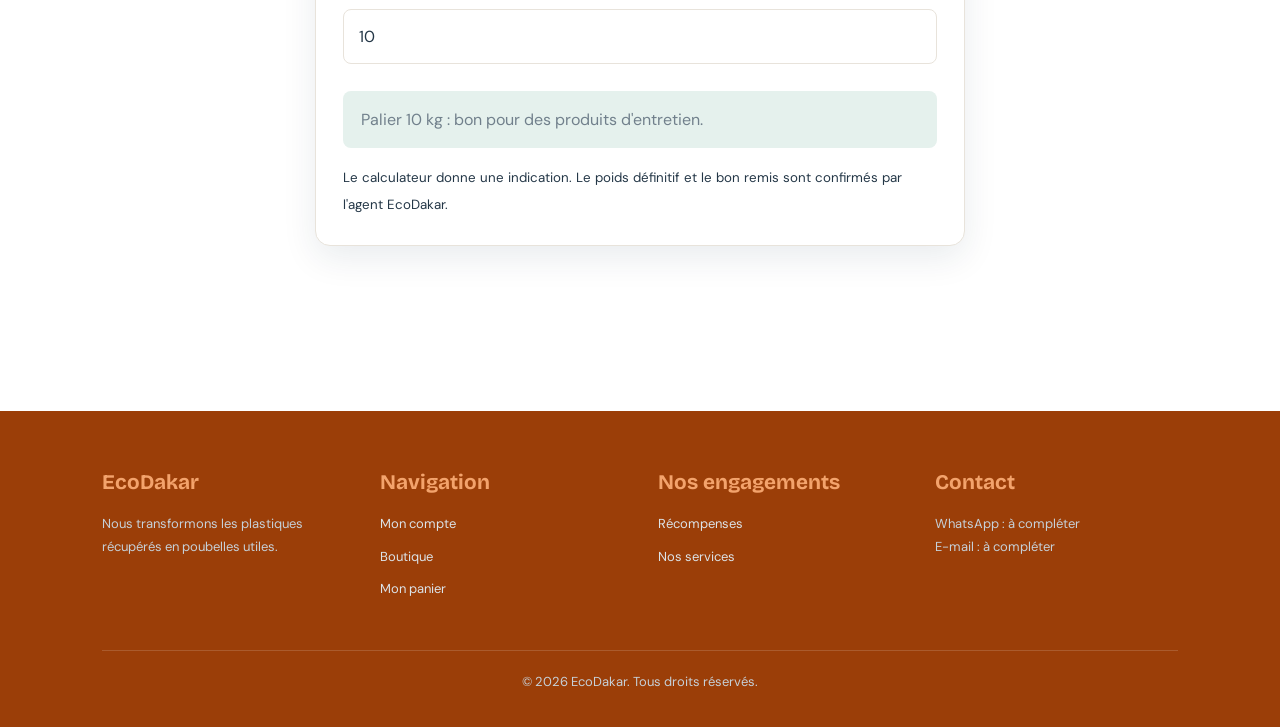
<file: recompenses.html>
<!DOCTYPE html>
<html lang="fr">

<head>
    <meta charset="UTF-8">
    <meta name="viewport" content="width=device-width, initial-scale=1.0">
    <title>Récompenses - EcoDakar</title>
    <link rel="stylesheet" href="css/style.css">
</head>

<body data-page="recompenses">

    <div class="topline">
        EcoDakar · Donner une seconde vie au plastique, construire un Dakar plus propre
    </div>

    <header class="site-header">
        <div class="header-inner">

            <div class="brand-panel">
                <a class="logo" href="index.html">
                    <span class="logo-mark">♻</span>
                    <span>EcoDakar</span>
                </a>
            </div>

            <div class="nav-area">
                <nav>
                    <a href="compte.html">Mon compte</a>
                    <a href="boutique.html">Boutique</a>
                    <a href="sensibilisation.html">Sensibilisation</a>
                    <a href="recompenses.html" class="active">Récompenses</a>
                    <a href="gestion.html">Gestion</a>
                    <a href="contact.html">Contact</a>
                </nav>

                <a class="cart-link" href="panier.html">
                    🛒 <span class="cart-count" id="cart-count">0</span>
                </a>
            </div>

        </div>
    </header>

    <section class="hero small">
        <p class="eyebrow">Votre contribution compte</p>
        <h1>Programme de récompenses</h1>
        <p>
            Déposez les plastiques acceptés et recevez un bon
            de récompense selon le poids validé.
        </p>
    </section>

    <main class="wrap">

        <div class="notice">
            <strong>Fonctionnement :</strong>
            les plastiques sont pesés par un agent EcoDakar.
            Après validation du poids, un bon est remis au participant
            selon les règles du programme.
        </div>

        <h2>Exemples de paliers de récompense</h2>

        <div class="grid">

            <article class="card">
                <span class="tag orange">Dès 5 kg</span>
                <h3>Bon de récompense</h3>
                <p>Un bon donnant droit à un savon, selon les conditions du programme.</p>
            </article>

            <article class="card">
                <span class="tag orange">Dès 10 kg</span>
                <h3>Bon de récompense</h3>
                <p>Un bon pour des produits d'entretien.</p>
            </article>

            <article class="card">
                <span class="tag orange">Dès 20 kg</span>
                <h3>Bon de récompense</h3>
                <p>Un bon pour des fournitures scolaires.</p>
            </article>

            <article class="card">
                <span class="tag orange">Dès 30 kg</span>
                <h3>Bon de récompense</h3>
                <p>Un bon pour des produits ménagers ou un sac réutilisable.</p>
            </article>

            <article class="card">
                <span class="tag orange">Dès 50 kg</span>
                <h3>Bon de récompense</h3>
                <p>Un bon pour un lot de savons.</p>
            </article>

        </div>


        <h2>Estimer votre palier</h2>

        <div class="card form-card">

            <label>Poids de plastique apporté (kg)</label>

            <input
                id="kg-input"
                type="number"
                min="0"
                value="10"
                oninput="calculateReward()"
            >

            <p id="reward-result" class="notice"></p>

            <small>
                Le calculateur donne une indication.
                Le poids définitif et le bon remis sont confirmés
                par l'agent EcoDakar.
            </small>

        </div>

    </main>

    <footer class="footer">

        <div class="footer-inner">

            <div>
                <h3>EcoDakar</h3>
                <p>Nous transformons les plastiques récupérés en poubelles utiles.</p>
            </div>

            <div>
                <h3>Navigation</h3>
                <a href="compte.html">Mon compte</a>
                <a href="boutique.html">Boutique</a>
                <a href="panier.html">Mon panier</a>
            </div>

            <div>
                <h3>Nos engagements</h3>
                <a href="recompenses.html">Récompenses</a>
                <a href="contact.html#services">Nos services</a>
            </div>

            <div>
                <h3>Contact</h3>
                <p>WhatsApp : à compléter<br>E-mail : à compléter</p>
            </div>

        </div>

        <p class="copyright">© 2026 EcoDakar. Tous droits réservés.</p>

    </footer>

    <script src="js/script.js"></script>

</body>
</html>
</file>
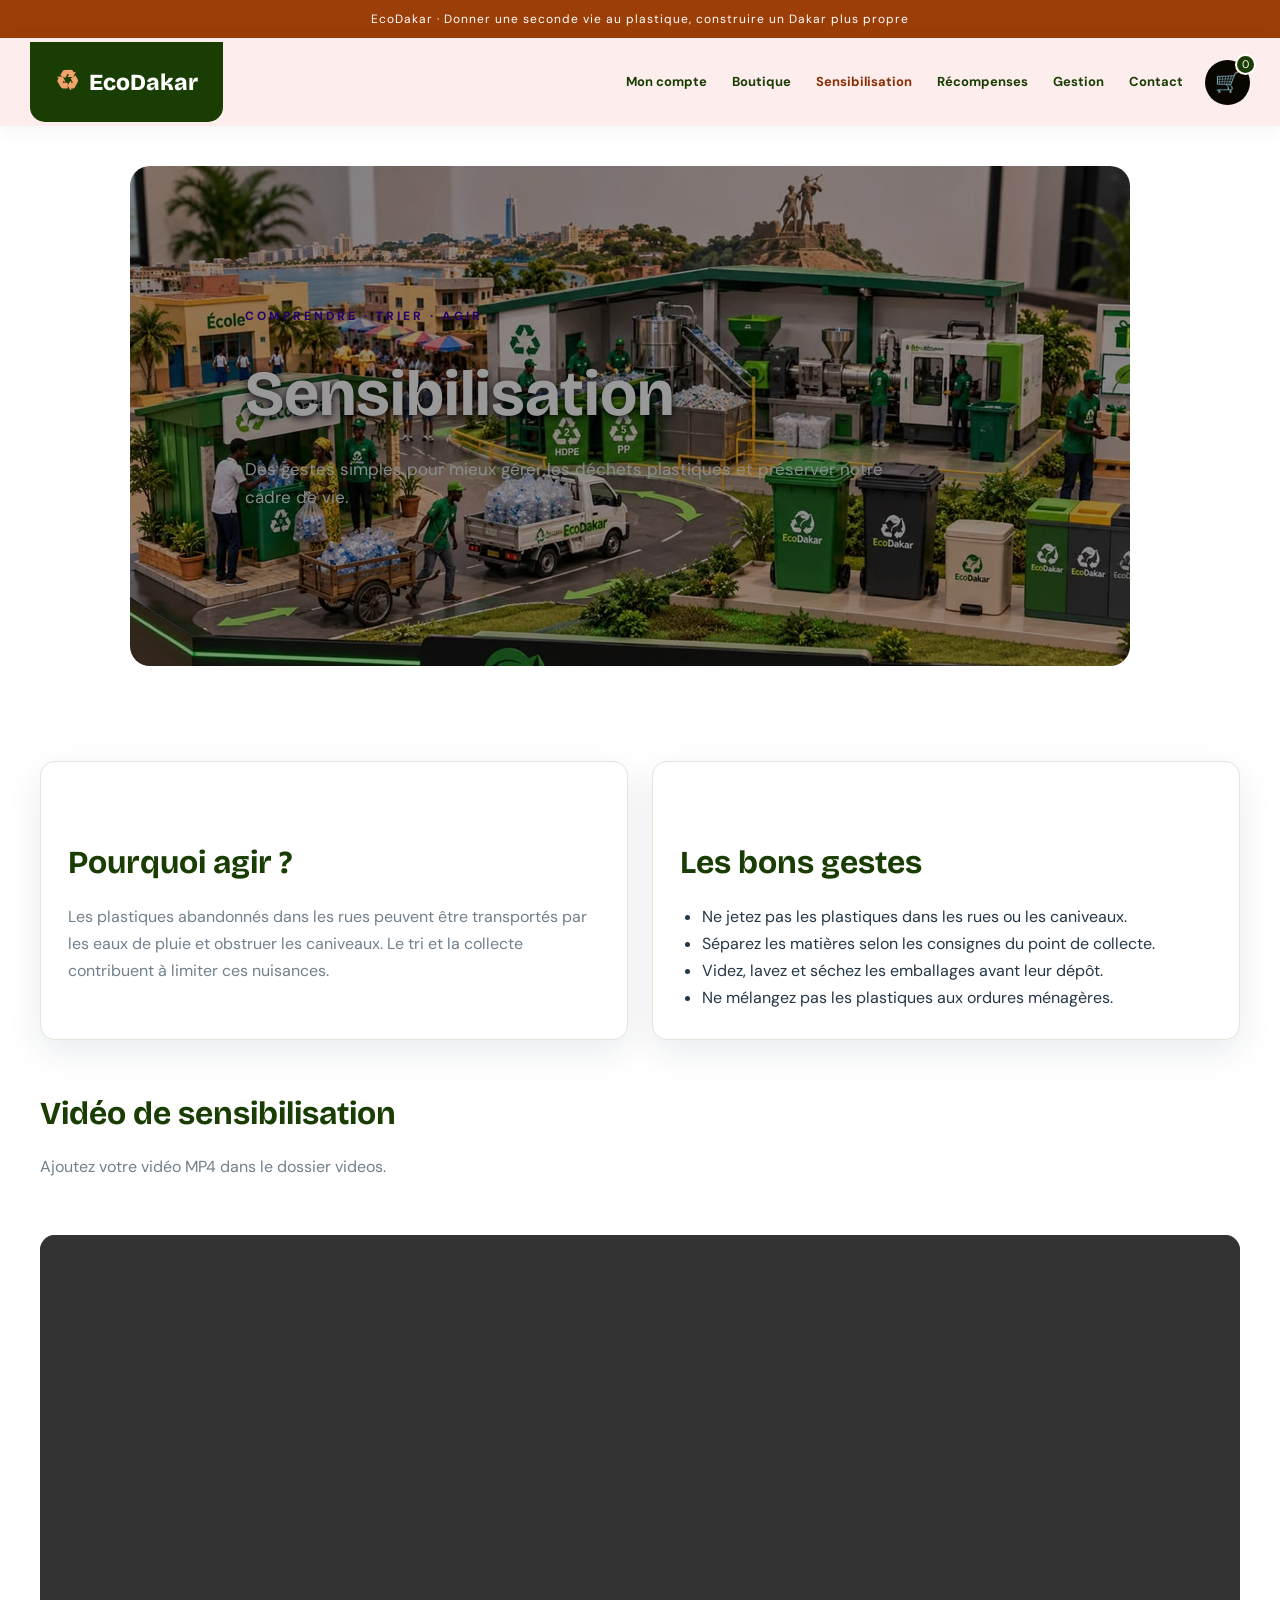
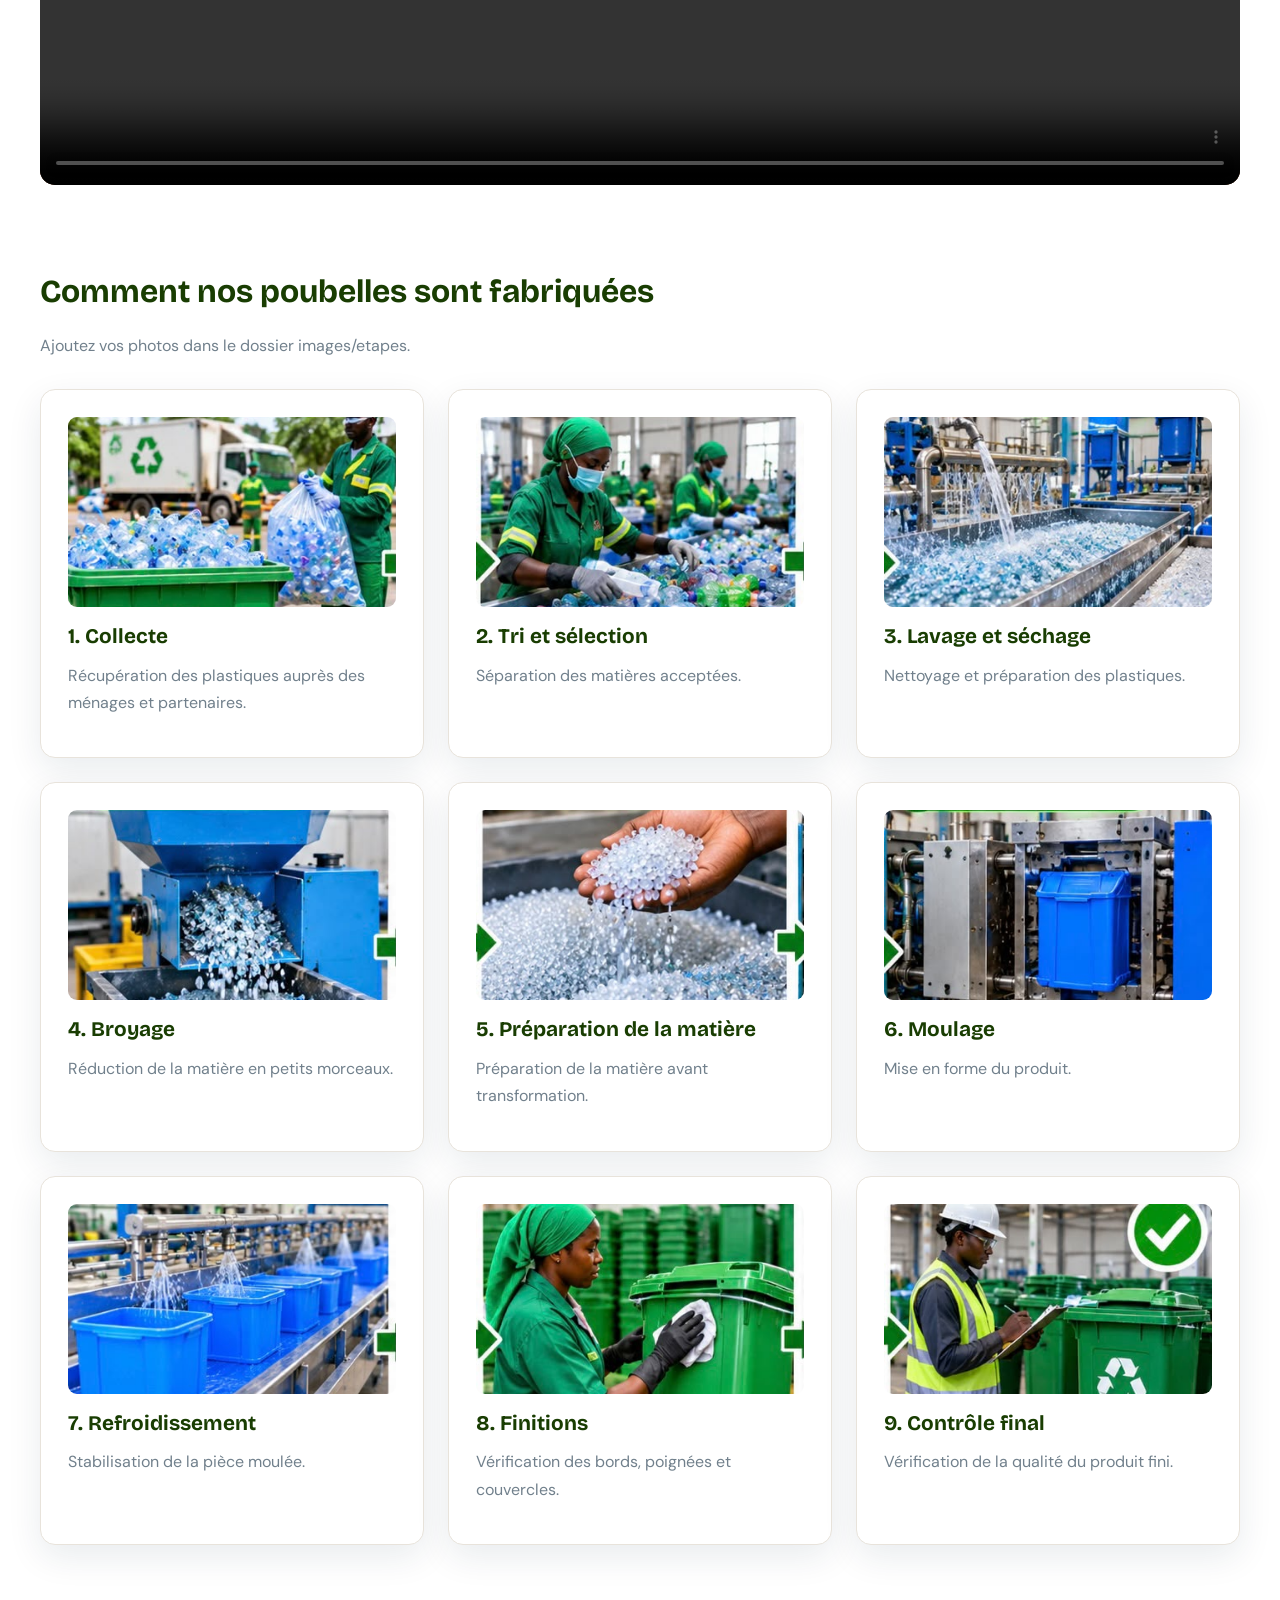
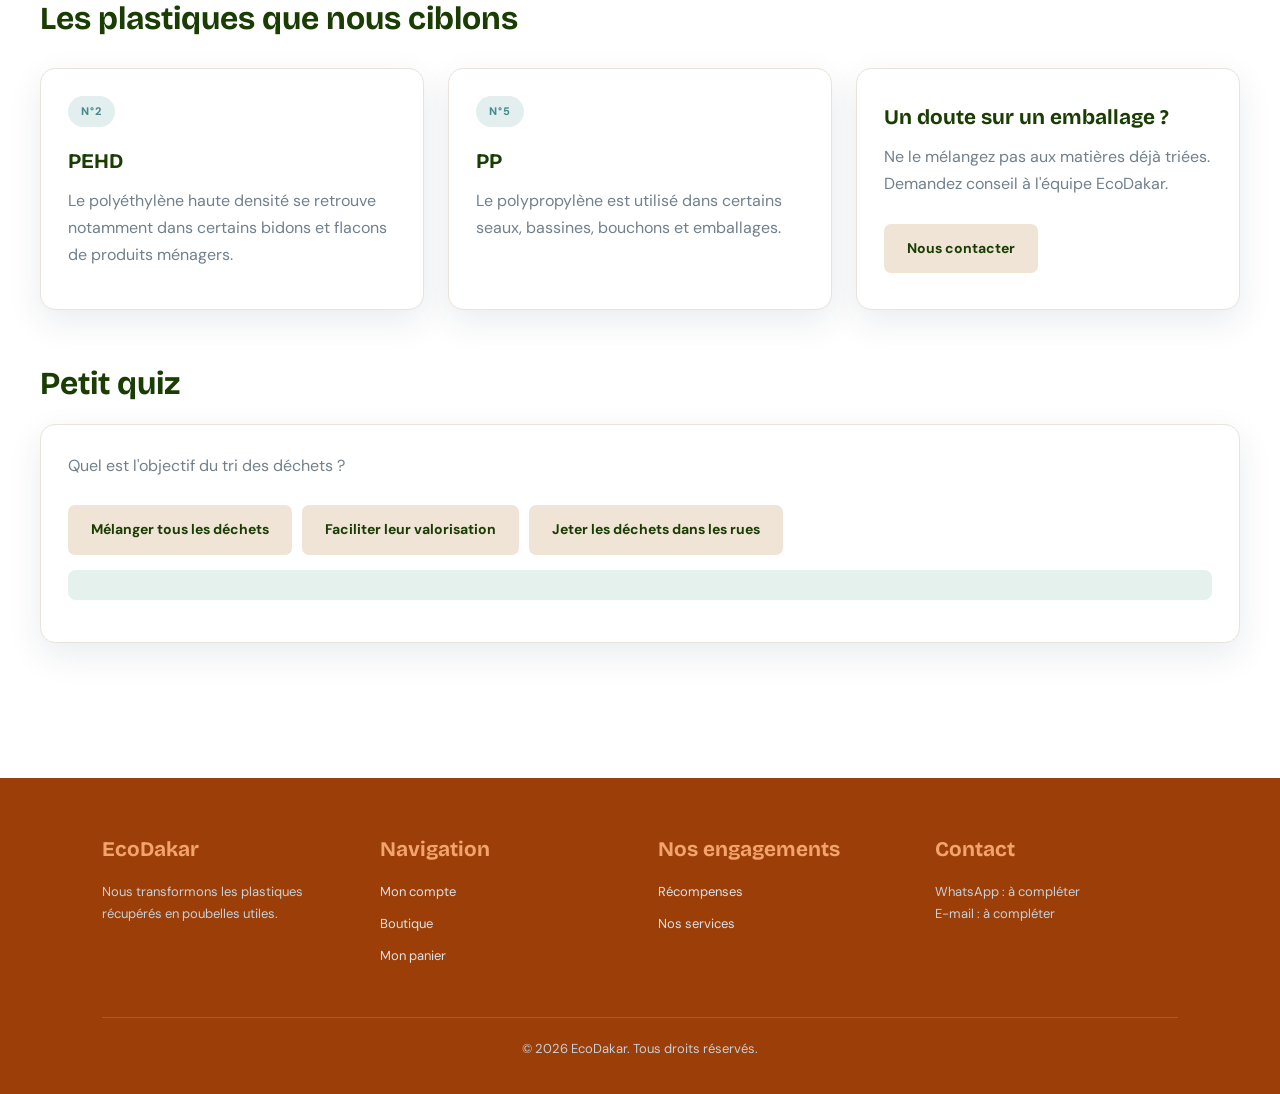
<file: sensibilisation.html>
<!DOCTYPE html>
<html lang="fr">

<head>
    <meta charset="UTF-8">
    <meta name="viewport" content="width=device-width, initial-scale=1.0">
    <title>Sensibilisation - EcoDakar</title>
    <link rel="stylesheet" href="css/style.css">
</head>

<body data-page="sensibilisation">

    <div class="topline">
        EcoDakar · Donner une seconde vie au plastique, construire un Dakar plus propre
    </div>

    <header class="site-header">
        <div class="header-inner">

            <div class="brand-panel">
                <a class="logo" href="index.html">
                    <span class="logo-mark">♻</span>
                    <span>EcoDakar</span>
                </a>
            </div>

            <div class="nav-area">
                <nav>
                    <a href="compte.html">Mon compte</a>
                    <a href="boutique.html">Boutique</a>
                    <a href="sensibilisation.html" class="active">Sensibilisation</a>
                    <a href="recompenses.html">Récompenses</a>
                    <a href="gestion.html">Gestion</a>
                    <a href="contact.html">Contact</a>
                </nav>

                <a class="cart-link" href="panier.html">
                    🛒 <span class="cart-count" id="cart-count">0</span>
                </a>
            </div>

        </div>
    </header>

    <section class="hero small">
        <p class="eyebrow">Comprendre · Trier · Agir</p>
        <h1>Sensibilisation</h1>
        <p>
            Des gestes simples pour mieux gérer les déchets plastiques
            et préserver notre cadre de vie.
        </p>
    </section>

    <main class="wrap">

        <div class="grid two">

            <article class="card">
                <h2>Pourquoi agir ?</h2>
                <p>
                    Les plastiques abandonnés dans les rues peuvent être
                    transportés par les eaux de pluie et obstruer
                    les caniveaux. Le tri et la collecte contribuent
                    à limiter ces nuisances.
                </p>
            </article>

            <article class="card">
                <h2>Les bons gestes</h2>
                <ul>
                    <li>Ne jetez pas les plastiques dans les rues ou les caniveaux.</li>
                    <li>Séparez les matières selon les consignes du point de collecte.</li>
                    <li>Videz, lavez et séchez les emballages avant leur dépôt.</li>
                    <li>Ne mélangez pas les plastiques aux ordures ménagères.</li>
                </ul>
            </article>

        </div>


        <h2>Vidéo de sensibilisation</h2>

        <p class="section-intro">
            Ajoutez votre vidéo MP4 dans le dossier videos.
        </p>

        <video class="video-frame" controls>
            <source src="/Eco-Dakar/Video/vidéo.mp4" type="video/mp4">
            Votre navigateur ne prend pas en charge la vidéo.
        </video>


        <h2>Comment nos poubelles sont fabriquées</h2>

        <p class="section-intro">
            Ajoutez vos photos dans le dossier images/etapes.
        </p>

        <div class="grid">

            <article class="card step-card">
                <img src="/Eco-Dakar/image/collecte.jpeg" alt="Collecte des plastiques">
                <h3>1. Collecte</h3>
                <p>Récupération des plastiques auprès des ménages et partenaires.</p>
            </article>

            <article class="card step-card">
                <img src="/Eco-Dakar/image/tri.jpeg" alt="Tri des plastiques">
                <h3>2. Tri et sélection</h3>
                <p>Séparation des matières acceptées.</p>
            </article>

            <article class="card step-card">
                <img src="/Eco-Dakar/image/lavage-sechage.jpeg" alt="Lavage et séchage">
                <h3>3. Lavage et séchage</h3>
                <p>Nettoyage et préparation des plastiques.</p>
            </article>

            <article class="card step-card">
                <img src="/Eco-Dakar/image/broyage.jpeg" alt="Broyage">
                <h3>4. Broyage</h3>
                <p>Réduction de la matière en petits morceaux.</p>
            </article>

            <article class="card step-card">
                <img src="/Eco-Dakar/image/granule.jpeg" alt="Préparation de la matière">
                <h3>5. Préparation de la matière</h3>
                <p>Préparation de la matière avant transformation.</p>
            </article>

            <article class="card step-card">
                <img src="/Eco-Dakar/image/moulage.jpeg" alt="Moulage">
                <h3>6. Moulage</h3>
                <p>Mise en forme du produit.</p>
            </article>

            <article class="card step-card">
                <img src="/Eco-Dakar/image/refroidissement.jpeg" alt="Refroidissement">
                <h3>7. Refroidissement</h3>
                <p>Stabilisation de la pièce moulée.</p>
            </article>

            <article class="card step-card">
                <img src="/Eco-Dakar/image/finition.jpeg" alt="Finitions">
                <h3>8. Finitions</h3>
                <p>Vérification des bords, poignées et couvercles.</p>
            </article>

            <article class="card step-card">
                <img src="/Eco-Dakar/image/final.jpeg" alt="Contrôle final">
                <h3>9. Contrôle final</h3>
                <p>Vérification de la qualité du produit fini.</p>
            </article>

        </div>


        <h2>Les plastiques que nous ciblons</h2>

        <div class="grid">

            <article class="card">
                <span class="tag">N°2</span>
                <h3>PEHD</h3>
                <p>
                    Le polyéthylène haute densité se retrouve notamment
                    dans certains bidons et flacons de produits ménagers.
                </p>
            </article>

            <article class="card">
                <span class="tag">N°5</span>
                <h3>PP</h3>
                <p>
                    Le polypropylène est utilisé dans certains seaux,
                    bassines, bouchons et emballages.
                </p>
            </article>

            <article class="card">
                <h3>Un doute sur un emballage ?</h3>
                <p>
                    Ne le mélangez pas aux matières déjà triées.
                    Demandez conseil à l'équipe EcoDakar.
                </p>
                <a class="btn light" href="contact.html">Nous contacter</a>
            </article>

        </div>


        <h2>Petit quiz</h2>

        <div class="card">
            <p id="quiz-question"></p>
            <div id="quiz-options" class="btn-row"></div>
            <p id="quiz-feedback" class="notice"></p>
        </div>

    </main>

    <footer class="footer">

        <div class="footer-inner">

            <div>
                <h3>EcoDakar</h3>
                <p>Nous transformons les plastiques récupérés en poubelles utiles.</p>
            </div>

            <div>
                <h3>Navigation</h3>
                <a href="compte.html">Mon compte</a>
                <a href="boutique.html">Boutique</a>
                <a href="panier.html">Mon panier</a>
            </div>

            <div>
                <h3>Nos engagements</h3>
                <a href="recompenses.html">Récompenses</a>
                <a href="contact.html#services">Nos services</a>
            </div>

            <div>
                <h3>Contact</h3>
                <p>WhatsApp : à compléter<br>E-mail : à compléter</p>
            </div>

        </div>

        <p class="copyright">© 2026 EcoDakar. Tous droits réservés.</p>

    </footer>

    <script src="js/script.js"></script>

</body>
</html>
</file>
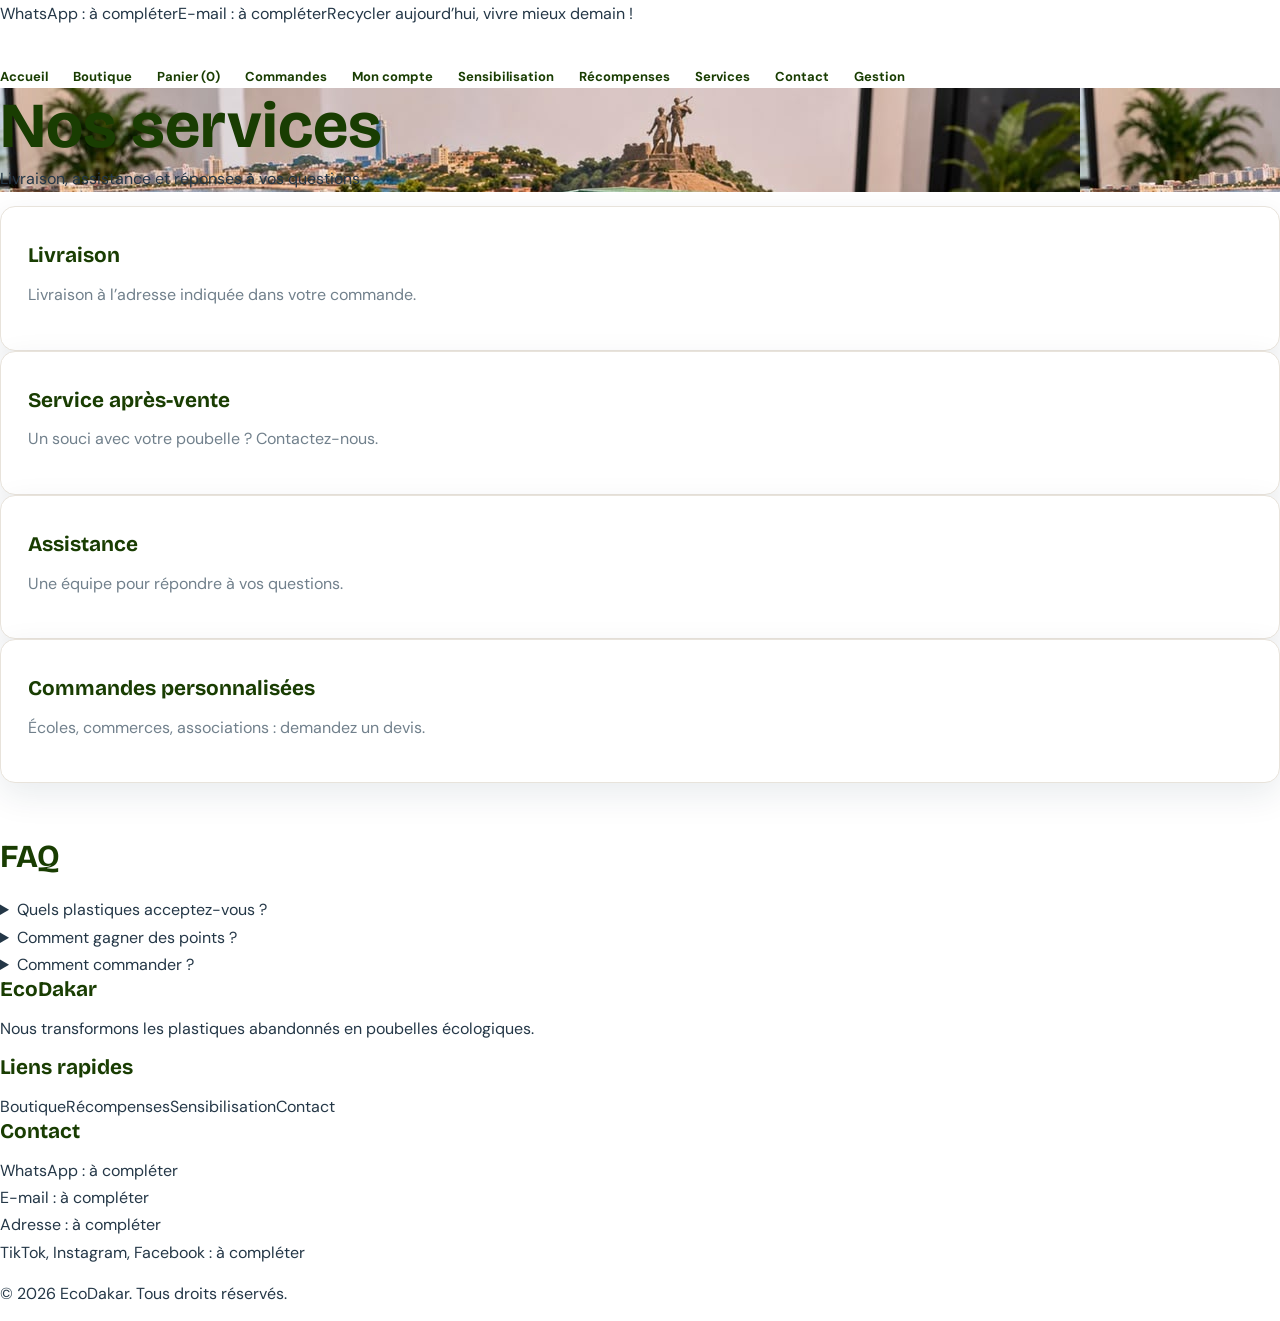
<file: services.html>
<!doctype html>
<html lang="fr">
<head>
  <meta charset="utf-8">
  <meta name="viewport" content="width=device-width,initial-scale=1">
  <title>Services – EcoDakar</title>
  <link rel="stylesheet" href="css/style.css">
</head>
<body data-p="services">

<header>
  <div class="top"><span>WhatsApp : à compléter</span><span>E-mail : à compléter</span><span>Recycler aujourd’hui, vivre mieux demain !</span></div>
  <div class="bar"><a class="logo" href="index.html">♻ EcoDakar</a>
    <nav><a href="index.html">Accueil</a><a href="boutique.html">Boutique</a><a href="panier.html">Panier (<span id="cn">0</span>)</a><a href="commandes.html">Commandes</a><a href="compte.html">Mon compte</a><a href="sensibilisation.html">Sensibilisation</a><a href="recompenses.html">Récompenses</a><a class="on" href="services.html">Services</a><a href="contact.html">Contact</a><a href="gestion.html">Gestion</a></nav>
  </div>
</header>

<section class="ban" style="background-image:url('image/banniere-one.jpeg')">
  <h1>Nos services</h1>
  <p>Livraison, assistance et réponses à vos questions</p>
</section>

<main class="w">
  <div class="g">
    <div class="card"><h3>Livraison</h3><p>Livraison à l’adresse indiquée dans votre commande.</p></div>
    <div class="card"><h3>Service après-vente</h3><p>Un souci avec votre poubelle ? Contactez-nous.</p></div>
    <div class="card"><h3>Assistance</h3><p>Une équipe pour répondre à vos questions.</p></div>
    <div class="card"><h3>Commandes personnalisées</h3><p>Écoles, commerces, associations : demandez un devis.</p></div>
  </div>
  <h2>FAQ</h2>
  <details><summary>Quels plastiques acceptez-vous ?</summary><p>Bouteilles et bidons propres, secs, non mélangés aux ordures ménagères (PEHD n°2 et PP n°5).</p></details>
  <details><summary>Comment gagner des points ?</summary><p>Apportez vos plastiques à un point de réception : ils sont pesés et convertis en points.</p></details>
  <details><summary>Comment commander ?</summary><p>Ajoutez une poubelle au panier puis validez la commande.</p></details>
</main>

<footer>
  <div class="fc">
    <div><h3>EcoDakar</h3><p>Nous transformons les plastiques abandonnés en poubelles écologiques.</p></div>
    <div><h3>Liens rapides</h3><a href="boutique.html">Boutique</a><a href="recompenses.html">Récompenses</a><a href="sensibilisation.html">Sensibilisation</a><a href="contact.html">Contact</a></div>
    <div><h3>Contact</h3><p>WhatsApp : à compléter<br>E-mail : à compléter<br>Adresse : à compléter<br>TikTok, Instagram, Facebook : à compléter</p></div>
  </div>
  <p class="cr">© 2026 EcoDakar. Tous droits réservés.</p>
</footer>
<script src="js/script.js"></script>
</body>
</html>
</file>
<file: css/style.css>
@import url('https://fonts.googleapis.com/css2?family=Bricolage+Grotesque:wght@600;700;800&family=DM+Sans:wght@400;500;600;700;800&display=swap');

/* ================================
   1. VARIABLES ET BASE DU SITE
================================ */


:root {
    --navy: #193d02;
    --navy-dark: #9b3e08;
    --orange: #090600;
    --orange-dark: #8a2d02;
    --white: #ffffff;
    --white: #ffffff;
    --teal: #438b8b;
    --text: #243747;
    --muted: #71808c;
    --border: #e8e3db;
    --soft: #fffaf3;
    --shadow: 0 12px 35px rgba(16, 43, 67, 0.09);
}

* {
    margin: 0;
    padding: 0;
    box-sizing: border-box;
}

html {
    scroll-behavior: smooth;
}

body {
    font-family: 'DM Sans', sans-serif;
    background: var(--cream);
    color: var(--text);
    line-height: 1.7;
}

img {
    max-width: 100%;
    display: block;
}

a {
    text-decoration: none;
    color: inherit;
}

button,
input,
select,
textarea {
    font: inherit;
}

button {
    cursor: pointer;
}

h1,
h2,
h3,
h4 {
    font-family: 'Bricolage Grotesque', sans-serif;
    color: var(--navy);
    line-height: 1.2;
}

h1 {
    font-size: clamp(2.5rem, 5vw, 4.5rem);
}

h2 {
    font-size: 2rem;
    margin: 55px 0 20px;
}

h3 {
    font-size: 1.3rem;
    margin-bottom: 12px;
}

p {
    margin-bottom: 14px;
}

ul {
    padding-left: 22px;
}

label {
    display: block;
    font-weight: 700;
    margin: 15px 0 7px;
}


/* ================================
   2. BARRE SUPÉRIEURE
================================ */

.topline {
    background: var(--navy-dark);
    color: white;
    text-align: center;
    padding: 9px 15px;
    font-size: 12px;
    letter-spacing: 1px;
}


/* ================================
   3. HEADER ET NAVIGATION
================================ */

.site-header {
    background: rgb(253, 237, 237);
    position: sticky;
    top: 0;
    z-index: 1000;
    box-shadow: 0 4px 20px rgba(0, 0, 0, 0.05);
}

.header-inner {
    max-width: 1450px;
    margin: auto;
    padding: 0 30px;
    display: flex;
    align-items: center;
    justify-content: space-between;
    min-height: 88px;
    gap: 25px;
}

.brand-panel {
    background: var(--navy);
    padding: 17px 25px;
    border-radius: 0 0 15px 15px;
}

.logo {
    display: flex;
    align-items: center;
    gap: 10px;
    color: white;
    font-family: 'Bricolage Grotesque', sans-serif;
    font-size: 23px;
    font-weight: 800;
}

.logo-mark {
    font-size: 27px;
    color: #f3a36c;
}

.nav-area {
    display: flex;
    align-items: center;
    gap: 22px;
}

nav {
    display: flex;
    align-items: center;
    gap: 25px;
}

nav a {
    color: var(--navy);
    font-weight: 700;
    font-size: 13px;
    transition: 0.3s;
    white-space: nowrap;
}

nav a:hover,
nav a.active {
    color:  #8a2d02;
}

.cart-link {
    position: relative;
    background: var(--orange);
    color: white;
    width: 45px;
    height: 45px;
    display: flex;
    align-items: center;
    justify-content: center;
    border-radius: 50%;
    font-size: 20px;
    transition: 0.3s;
    flex-shrink: 0;
}

.cart-link:hover {
    background: var(--navy);
    transform: translateY(-3px);
}

.cart-count {
    position: absolute;
    top: -6px;
    right: -6px;
    background: var(--navy);
    color: white;
    width: 21px;
    height: 21px;
    border-radius: 50%;
    font-size: 11px;
    display: flex;
    align-items: center;
    justify-content: center;
    border: 2px solid white;
}


/* ================================
   4. BANNIÈRE PRINCIPALE
================================ */

.hero {
    background-image: url(/Eco-Dakar/image/banniere-one.jpeg);
    color: white;
    padding: 110px 9%;
    width: 1000px;
    display: flex;
    flex-direction: column;
    justify-content: center;
    align-items: flex-start;
    background-repeat: no-repeat;
    height: 500px;
    margin-left: 130px;
    margin-top: 40px;
    border-radius: 20px;
    filter: blur(0.3px) brightness(0.6);
}

.hero ::before{
content: "";
position: absolute;
inset: 0;

}

.hero h1 {
    color: white;
    max-width: 850px;
    margin: 15px 0 22px;
    text-shadow: 0 2px 8px rgba(0, 0, 10, 5);
}

.hero p {
    color: #e1e8ed;
    max-width: 650px;
    font-size: 17px;
}

.hero .eyebrow {
    color: #3703b2;
    text-transform: uppercase;
    letter-spacing: 3px;
    font-size: 12px;
    font-weight: 800;
}

.hero.small {
    min-height: 320px;
    padding: 70px 9%;
}

.hero-actions {
    display: flex;
    flex-wrap: wrap;
    gap: 15px;
    margin-top: 25px;
}




/* ================================
   5. BOUTONS
================================ */

.btn {
    display: inline-flex;
    align-items: center;
    justify-content: center;
    background: var(--navy);
    color: white;
    border: none;
    border-radius: 7px;
    padding: 13px 23px;
    font-weight: 700;
    transition: 0.3s;
    margin-top: 12px;
    font-size: 14px;
}

.btn:hover {
    background: var(--teal);
    transform: translateY(-3px);
}

.btn.orange {
    background: var(--orange);
    color: white;
}

.btn.orange:hover {
    background: var(--orange-dark);
}

.btn.light {
    background: #f0e4d6;
    color: var(--navy);
}

.btn.light:hover {
    background: var(--orange);
    color: white;
}

.btn-row {
    display: flex;
    flex-wrap: wrap;
    gap: 10px;
}


/* ================================
   6. CONTENU PRINCIPAL
================================ */

.wrap {
    max-width: 1250px;
    margin: auto;
    padding: 65px 25px;
}

.section-intro {
    color: var(--muted);
    max-width: 750px;
    margin-bottom: 30px;
}

.tag {
    display: inline-block;
    background: #e3eeee;
    color: var(--teal);
    padding: 6px 13px;
    border-radius: 30px;
    font-size: 11px;
    font-weight: 800;
    text-transform: uppercase;
    letter-spacing: 1px;
    margin-bottom: 13px;
}

.tag.orange {
    background: #fff0e7;
    color: var(--orange-dark);
}


/* ================================
   7. GRILLES
================================ */

.grid {
    display: grid;
    grid-template-columns: repeat(3, 1fr);
    gap: 24px;
    margin: 30px 0;
}

.grid.two {
    grid-template-columns: repeat(2, 1fr);
}

.card {
    background: white;
    padding: 27px;
    border-radius: 15px;
    border: 1px solid var(--border);
    box-shadow: var(--shadow);
    transition: 0.3s;
}

.card:hover {
    transform: translateY(-5px);
}

.card p {
    color: var(--muted);
}

.card h3 {
    margin-top: 10px;
}


/* ================================
   8. PRÉSENTATION DU PROCESSUS
================================ */

.flow {
    display: grid;
    grid-template-columns: repeat(4, 1fr);
    gap: 15px;
    margin-bottom: 65px;
}

.flow-item {
    background: white;
    border-radius: 12px;
    padding: 22px;
    border-bottom: 4px solid var(--orange);
    box-shadow: var(--shadow);
}

.flow-item strong {
    display: block;
    color: var(--navy);
    margin-bottom: 10px;
}

.flow-item span {
    color: var(--muted);
    font-size: 13px;
}

.split {
    display: grid;
    grid-template-columns: 1.2fr 0.8fr;
    gap: 35px;
    align-items: center;
    margin: 65px 0;
}

.feature-panel {
    background: var(--navy);
    color: white;
    border-radius: 18px;
    padding: 45px;
}

.feature-panel h2 {
    color: white;
    margin-top: 0;
}

.feature-panel p {
    color: #d9e2e8;
}


/* ================================
   9. PHOTOS DES PRODUITS
================================ */

.product-card {
    background: white;
    border-radius: 15px;
    overflow: hidden;
    border: 1px solid var(--border);
    box-shadow: var(--shadow);
    transition: 0.3s;
}

.product-card:hover {
    transform: translateY(-6px);
}

.product1-image {
    height: 235px;
    background: #e9e4dc;
    position: relative;
    overflow: hidden;
}

.product-image {
    height: 235px;
    background: #e9e4dc;
    position: relative;
    overflow: hidden;
}

.product-image img {
    width: 100%;
    height: 100%;
    object-fit: contain;
}

.product-image img:not([src]),
.product-image img[src=""] {
    display: none;
}

.product-info {
    padding: 23px;
}

.product-info h3 {
    margin: 8px 0;
}

.product-info p {
    color: var(--muted);
    font-size: 14px;
}

.product-price {
    color: var(--orange-dark);
    font-weight: 800;
    font-size: 19px;
    margin: 15px 0;
}

.product-actions {
    display: flex;
    flex-wrap: wrap;
    gap: 8px;
}

.product-actions .btn {
    padding: 10px 13px;
    font-size: 12px;
}


/* ================================
   10. BARRE DE RECHERCHE
================================ */

.toolbar {
    display: flex;
    gap: 15px;
    margin: 30px 0;
}

.toolbar input {
    flex: 1;
}

.toolbar select {
    min-width: 220px;
}

input,
select,
textarea {
    width: 100%;
    padding: 13px 15px;
    border: 1px solid var(--border);
    border-radius: 8px;
    background: white;
    color: var(--text);
    outline: none;
    margin-bottom: 12px;
}

input:focus,
select:focus,
textarea:focus {
    border-color: var(--teal);
    box-shadow: 0 0 0 3px rgba(67, 139, 139, 0.1);
}

textarea {
    resize: vertical;
}


/* ================================
   11. VIDÉO ET ÉTAPES
================================ */

.video-frame {
    width: 100%;
    height: 550px;
    background: var(--navy-dark);
    border-radius: 15px;
    margin: 25px 0;
}

.step-card img {
    width: 100%;
    height: 190px;
    object-fit: cover;
    border-radius: 9px;
    margin-bottom: 18px;
}

.step-card img:not([src]),
.step-card img[src=""] {
    display: none;
}


/* ================================
   12. NOTIFICATIONS
================================ */

.notice {
    padding: 15px 18px;
    border-radius: 8px;
    background: #e5f1ed;
    color: #28635c;
    margin: 15px 0;
}

.notice.warning {
    background: #fff0e3;
    color: #99552f;
}

.notice.error {
    background: #ffe7e7;
    color: #a33131;
}


/* ================================
   13. PANIER
================================ */

.cart-row {
    display: grid;
    grid-template-columns: 1fr auto auto;
    align-items: center;
    gap: 20px;
    padding: 20px 0;
    border-bottom: 1px solid var(--border);
}

.cart-row h3 {
    margin-bottom: 5px;
}

.cart-quantity {
    display: flex;
    align-items: center;
    gap: 12px;
}

.cart-quantity button {
    width: 30px;
    height: 30px;
    background: var(--cream);
    border: none;
    border-radius: 50%;
}

.cart-total {
    background: var(--navy);
    color: white;
    padding: 25px;
    border-radius: 12px;
    margin-top: 25px;
}

.cart-total h3 {
    color: white;
}

.cart-total p {
    color: white;
}


/* ================================
   14. COMPTES ET FORMULAIRES
================================ */

.form-card {
    max-width: 650px;
    margin: 30px auto;
}

.account-tabs {
    display: flex;
    gap: 10px;
    margin-bottom: 25px;
}

.account-tabs button {
    border: none;
    padding: 12px 20px;
    background: var(--cream);
    border-radius: 7px;
    font-weight: 700;
}

.account-tabs button.active {
    background: var(--navy);
    color: white;
}

.order-card {
    background: white;
    border: 1px solid var(--border);
    padding: 20px;
    border-radius: 10px;
    margin: 15px 0;
}

.status {
    display: inline-block;
    padding: 5px 12px;
    background: #e5f1ed;
    color: #28635c;
    border-radius: 20px;
    font-size: 12px;
    font-weight: 800;
}


/* ================================
   15. TABLEAUX DE GESTION
================================ */

.table-wrap {
    overflow-x: auto;
    background: white;
    border-radius: 12px;
    padding: 15px;
    margin: 20px 0;
}

table {
    width: 100%;
    border-collapse: collapse;
    min-width: 650px;
}

th,
td {
    padding: 14px;
    border-bottom: 1px solid var(--border);
    text-align: left;
    font-size: 13px;
}

th {
    background: var(--navy);
    color: white;
}

td input,
td select {
    margin: 0;
    min-width: 100px;
}

.management-section {
    margin: 45px 0;
}

.management-section h2 {
    margin-top: 20px;
}

.stat-card {
    background: var(--navy);
    padding: 25px;
    border-radius: 12px;
    color: white;
}

.stat-card h3 {
    color: #f3a36c;
    font-size: 30px;
}

.stat-card p {
    color: white;
}


/* ================================
   16. FAQ
================================ */

.faq {
    margin: 30px 0;
}

.faq details {
    background: white;
    padding: 20px;
    border-radius: 9px;
    margin-bottom: 12px;
    border: 1px solid var(--border);
}

.faq summary {
    font-weight: 800;
    color: var(--navy);
    cursor: pointer;
}

.faq p {
    margin-top: 15px;
    color: var(--muted);
}


/* ================================
   17. FOOTER
================================ */

.footer {
    background: var(--navy-dark);
    color: white;
    padding: 60px 8% 20px;
    margin-top: 70px;
}

.footer-inner {
    max-width: 1300px;
    margin: auto;
    display: grid;
    grid-template-columns: repeat(4, 1fr);
    gap: 35px;
}

.footer h3 {
    color: #f3a36c;
    margin-bottom: 18px;
}

.footer p {
    color: #c6d0d8;
    font-size: 13px;
}

.footer a {
    display: block;
    color: #dce3e8;
    font-size: 13px;
    margin-bottom: 10px;
}

.footer a:hover {
    color: #f3a36c;
}

.copyright {
    text-align: center;
    border-top: 1px solid rgba(255,255,255,0.15);
    margin-top: 40px;
    padding-top: 20px;
    color: #9daebc;
    font-size: 12px;
}


/* ================================
   18. RESPONSIVE
================================ */

@media (max-width: 1050px) {

    .header-inner {
        flex-wrap: wrap;
        padding: 15px 20px;
    }

    .nav-area {
        width: 100%;
        justify-content: space-between;
        flex-wrap: wrap;
    }

    nav {
        flex-wrap: wrap;
        gap: 15px;
    }

    .flow {
        grid-template-columns: repeat(2, 1fr);
    }

    .grid {
        grid-template-columns: repeat(2, 1fr);
    }

}

@media (max-width: 650px) {

    .hero {
        padding: 70px 25px;
        min-height: 420px;
    }

    .hero.small {
        padding: 55px 25px;
    }

    .wrap {
        padding: 40px 18px;
    }

    .grid,
    .grid.two,
    .flow,
    .split {
        grid-template-columns: 1fr;
    }

    .toolbar {
        flex-direction: column;
    }

    .toolbar select {
        width: 100%;
    }

    .header-inner {
        align-items: flex-start;
    }

    .nav-area {
        align-items: flex-start;
    }

    nav {
        width: 100%;
    }

    nav a {
        font-size: 12px;
    }

    .footer-inner {
        grid-template-columns: 1fr 1fr;
    }

    .cart-row {
        grid-template-columns: 1fr;
    }

    .hero-actions {
        flex-direction: column;
        align-items: flex-start;
    }

}

@media (max-width: 420px) {

    .footer-inner {
        grid-template-columns: 1fr;
    }

    .brand-panel {
        padding: 12px 17px;
    }

    .logo {
        font-size: 20px;
    }

}
</file>
